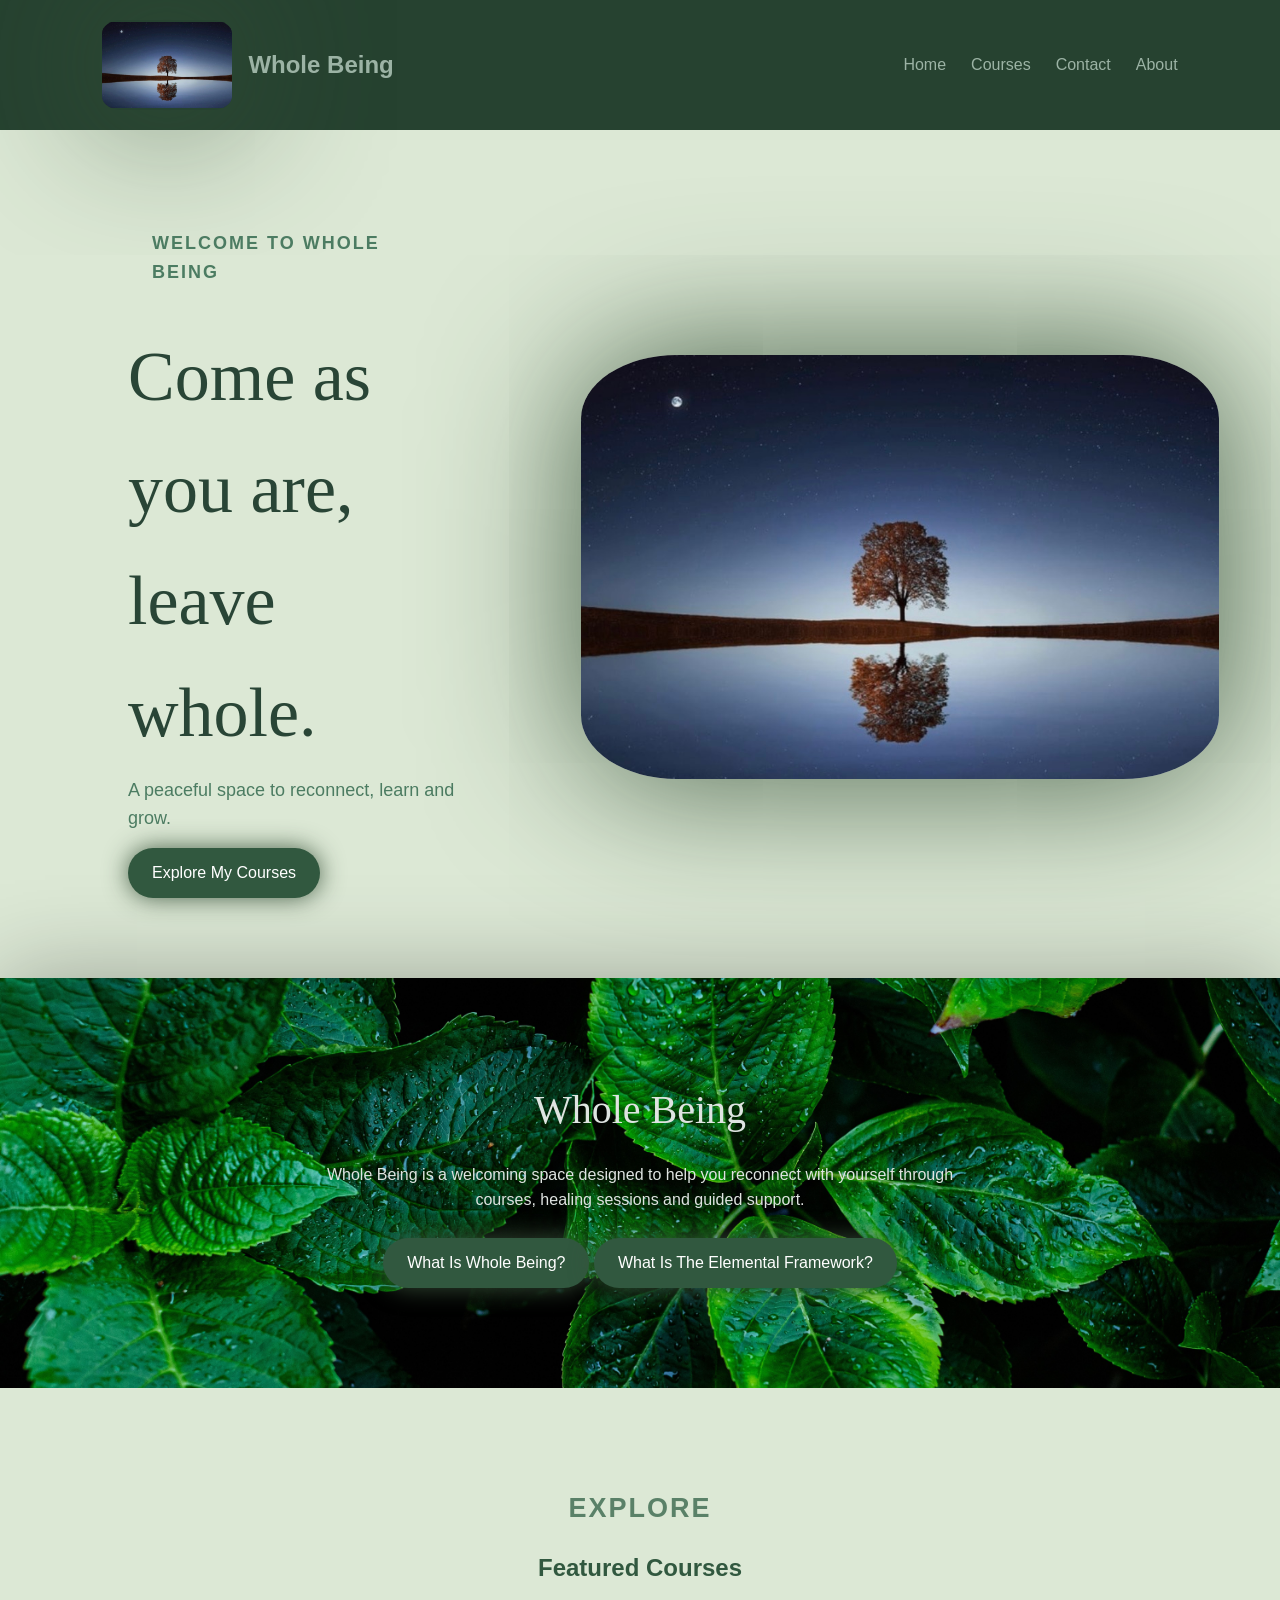
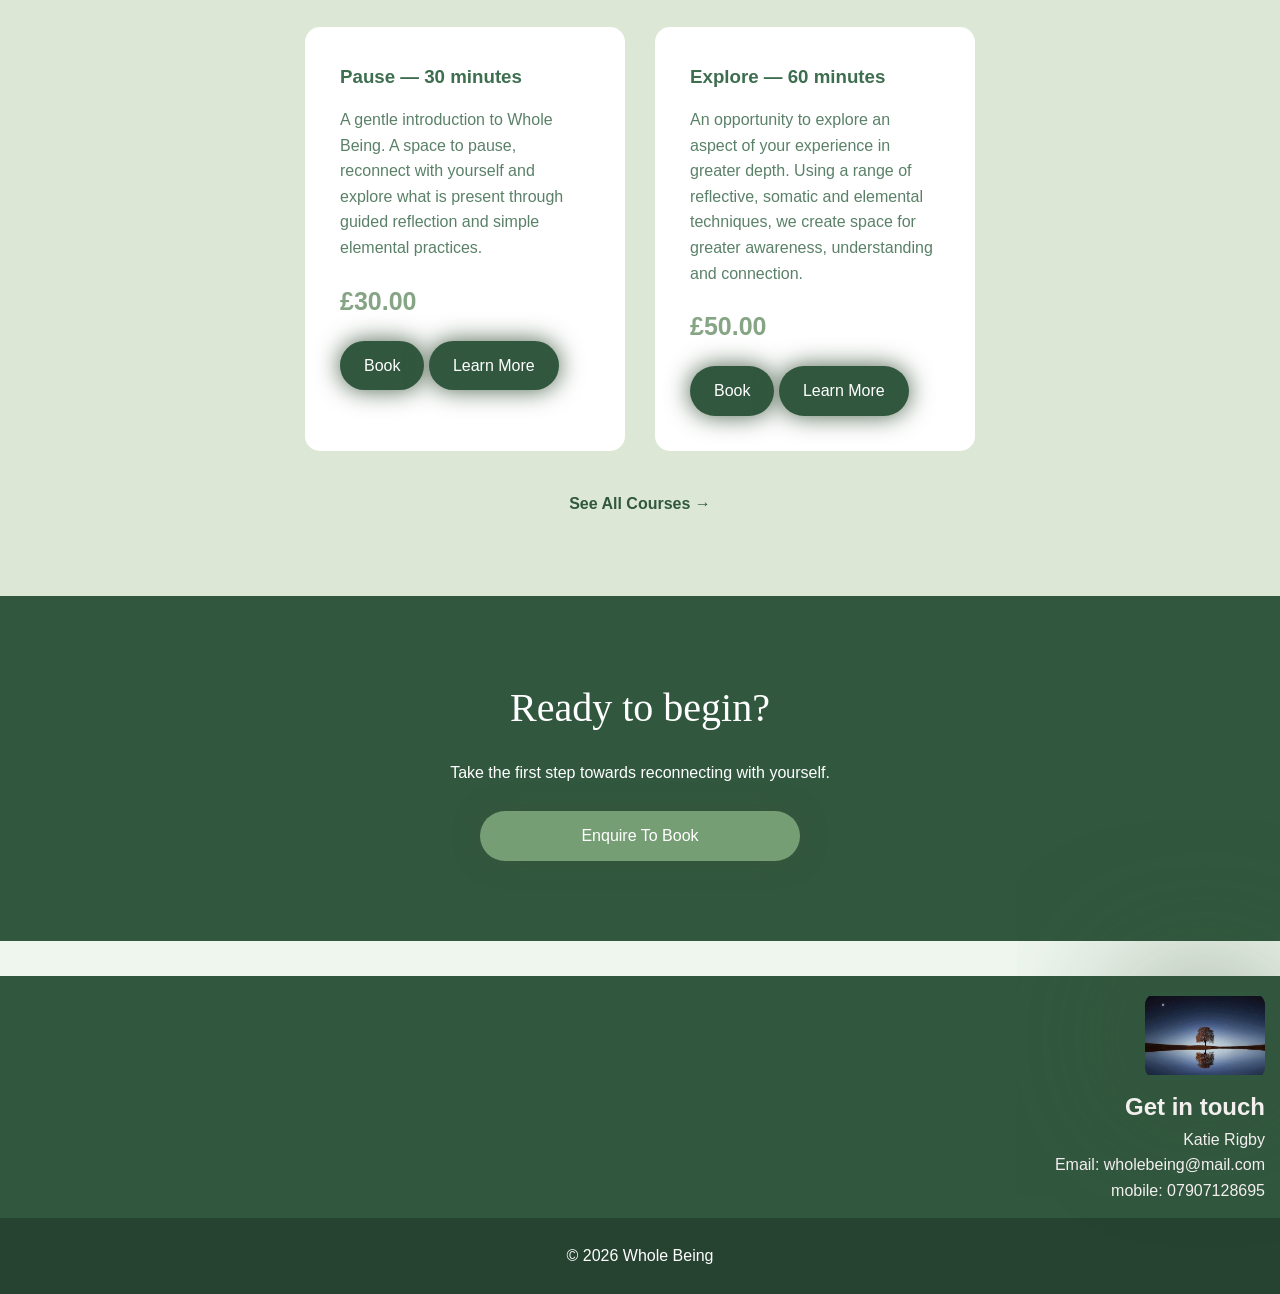
<file: index.html>
<!DOCTYPE html>
<html lang="en">
<head>
    <meta charset="UTF-8">
    <meta name="viewport" content="width=device-width, initial-scale=1.0">

    <title>Home | WHOLE BEING</title>

    <link rel="stylesheet" href="style.css">
</head>

<body>

    <!-- Navigation -->
    <header>
        <nav>
            <div class="brand">
                <img src="icon/tree.png.jpeg" alt="icon">
            <h2> Whole Being</h2>
            </div>

            <div class="nav-links">
                <a href="index.html">Home</a>
                <a href="courses.html">Courses</a>
                <a href="Enquire.html">Contact</a>
                <a href="about.html">About</a>
            </div>
        </nav>
    </header>


    <!-- Hero Section -->
    <section class="hero">
        <div>
            <p class="small-title">WELCOME TO WHOLE BEING</p>

            <h1>Come as you are,<br>leave whole.</h1> 

            <p>
                A peaceful space to reconnect, learn and grow.
            </p>

            <a href="courses.html" class="button">Explore My Courses</a>
        </div>

         <div class="tree">
                <img src="icon/tree.png.jpeg" alt="icon2">
                </div>
    </section>

    <!-- About Section -->
    <section id="about" class="about">
        <h2>Whole Being</h2>

        <p>
            Whole Being is a welcoming space designed to help you
            reconnect with yourself through courses, healing sessions
            and guided support.
        </p>

        <a href="about.html" class="button">What Is Whole Being?</a>
        <a href="Elemental.html" class="button">What Is The Elemental Framework?</a>
    </section>


    <!-- Courses Section -->
    <section id="courses" class="courses">

        <p class="small-title">EXPLORE</p>

        <h2>Featured Courses</h2>

        <div class="course-container">

           <div class="course-card">

                <h3>Pause — 30 minutes</h3>

                <p>
                   A gentle introduction to Whole Being. A space to pause, reconnect with yourself and explore what is present through guided reflection and simple elemental practices.

                <h4>£30.00</h4>

                <a href="Enquire.html" class="button">Book</a>
                <a href="about.html" class="button">Learn More</a>

            </div>


            <!-- Course 2 -->
            <div class="course-card">

                <h3>Explore — 60 minutes</h3>

                <p>
                    An opportunity to explore an aspect of your experience in greater depth. Using a range of reflective, somatic and elemental techniques, we create space for greater awareness, understanding and connection.
                </p>

                <h4>£50.00</h4>

                <a href="Enquire.html" class="button">Book</a>
                <a href="about.html" class="button">Learn More</a>

            </div>


        </div>

        <a href="courses.html" class="see-more">See All Courses →</a>

    </section>


    <!-- Contact Section -->
    <section id="contact" class="contact">

        <h2>Ready to begin?</h2>

        <p>
            Take the first step towards reconnecting with yourself.
        </p>

        <a href="Enquire.html" class="button">Enquire To Book</a>

    </section>

    <section id="contactinfo" class="contactinfo">
         <div class="brand2">
                <img src="icon/tree.png.jpeg" alt="icon">
        <h2>Get in touch</h2>

        <p>
            Katie Rigby
        </p>

        <p>
         Email: wholebeing@mail.com
        </p>

        <p>
         mobile: 07907128695
         </p>

    </section>

    


    <!-- Footer -->
    <footer>
        <p>© 2026 Whole Being</p>
    </footer>

</body>
</html>

</body>
</html>
</file>
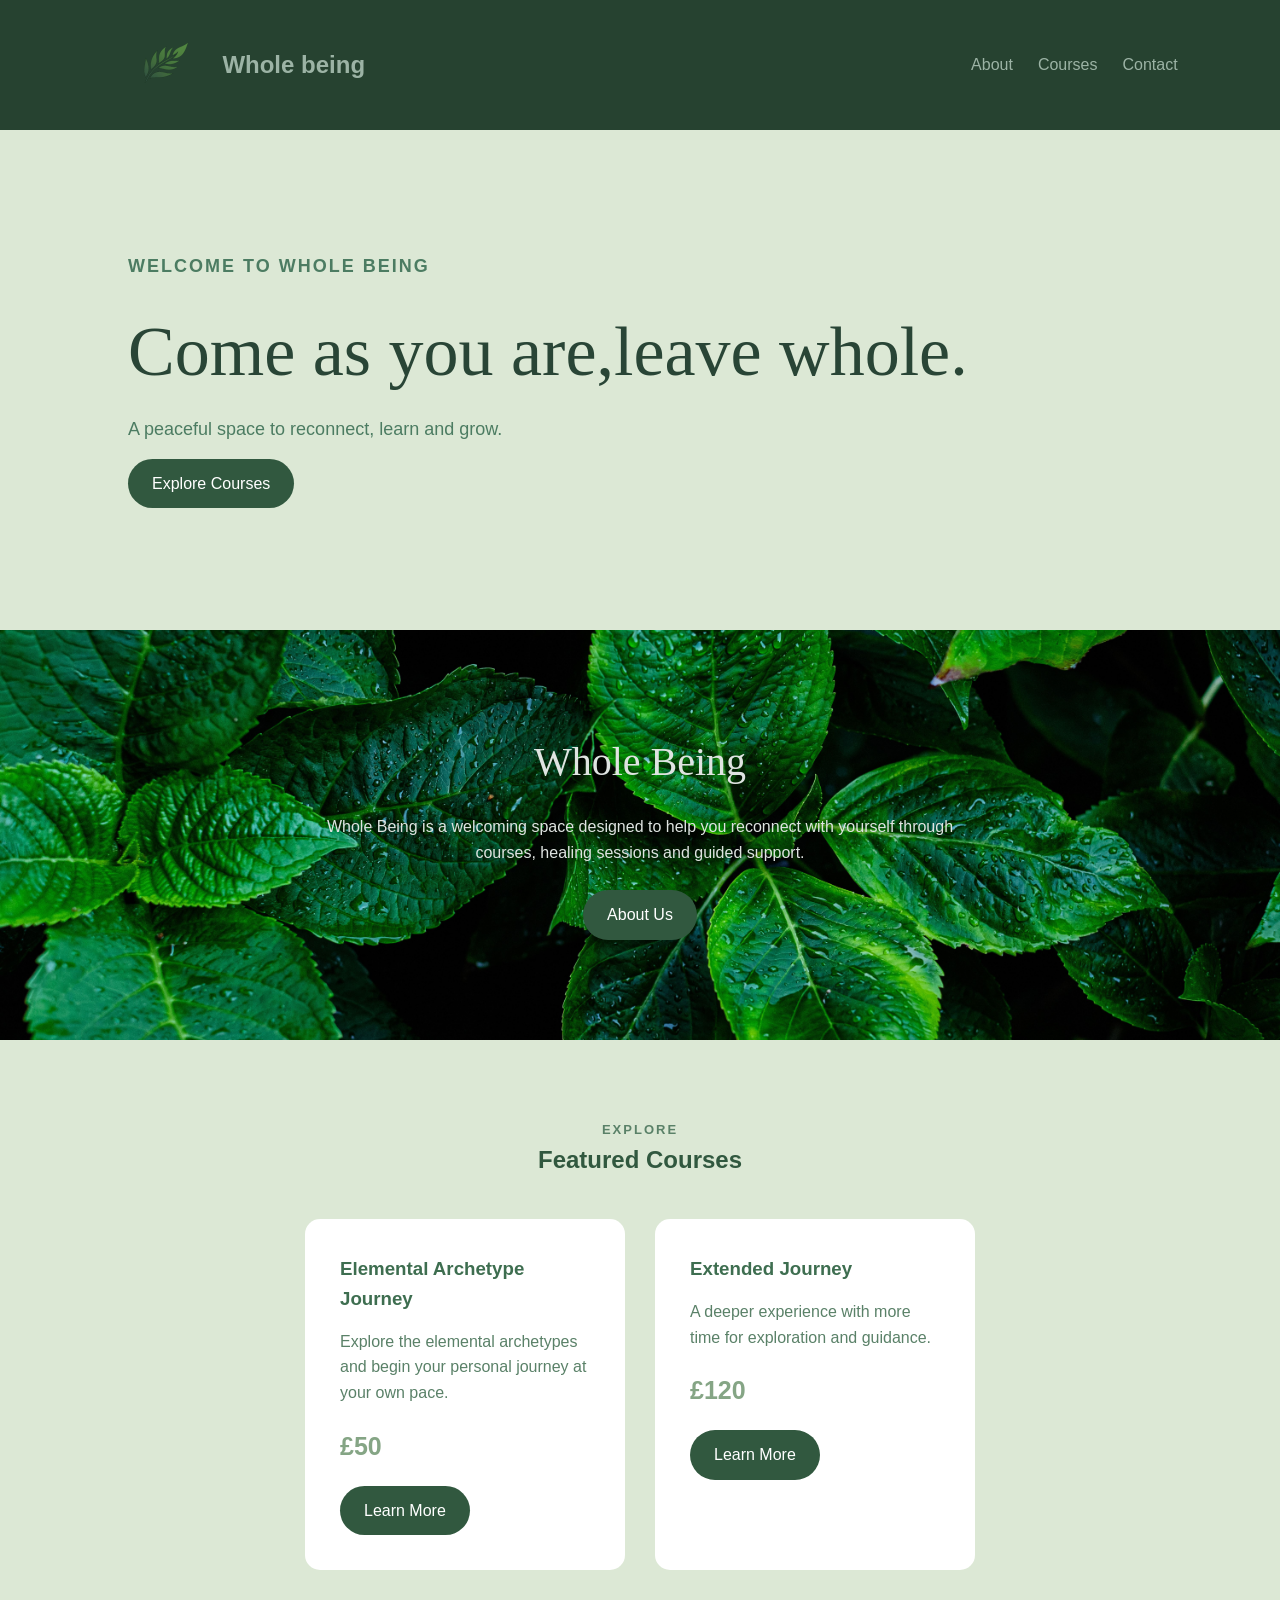
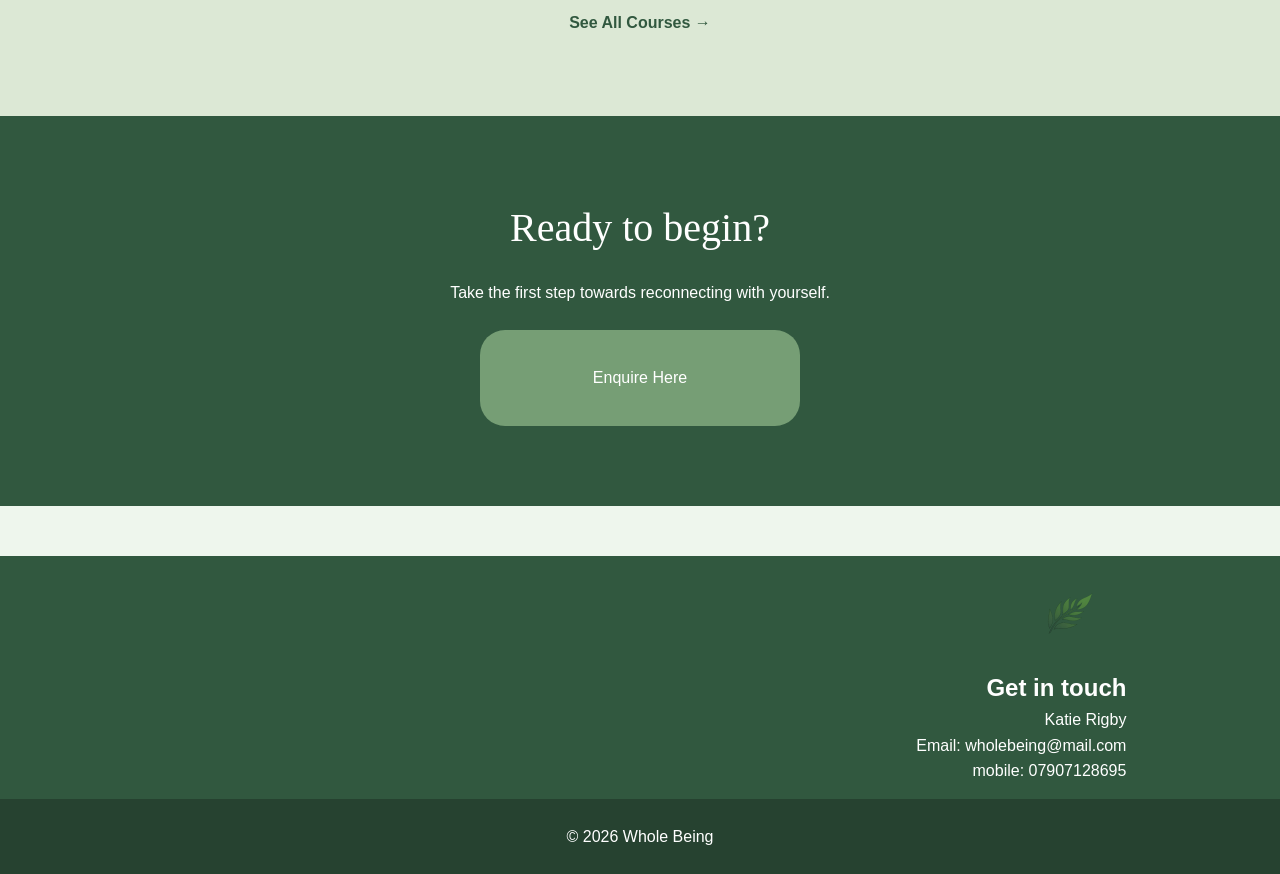
<file: WBWebsite/index.html>
<!DOCTYPE html>
<html lang="en">
<head>
    <meta charset="UTF-8">
    <meta name="viewport" content="width=device-width, initial-scale=1.0">

    <title>WHOLE BEING</title>

    <link rel="stylesheet" href="style.css">
</head>

<body>

    <!-- Navigation -->
    <header>
        <nav>
            <div class="brand">
                <img src="icon/leaf icon.png" alt="icon">
            <h2> Whole being</h2>
            </div>

            <div class="nav-links">
                <a href="#about">About</a>
                <a href="#courses">Courses</a>
                <a href="#contact">Contact</a>
            </div>
        </nav>
    </header>


    <!-- Hero Section -->
    <section class="hero">
        <div>
            <p class="small-title">WELCOME TO WHOLE BEING</p>

            <h1>Come as you are,leave whole.</h1>

            <p>
                A peaceful space to reconnect, learn and grow.
            </p>

            <a href="#courses" class="button">Explore Courses</a>
        </div>
    </section>


    <!-- About Section -->
    <section id="about" class="about">
        <h2>Whole Being</h2>

        <p>
            Whole Being is a welcoming space designed to help you
            reconnect with yourself through courses, healing sessions
            and guided support.
        </p>

        <a href="#courses" class="button">About Us</a>
    </section>


    <!-- Courses Section -->
    <section id="courses" class="courses">

        <p class="small-title">EXPLORE</p>

        <h2>Featured Courses</h2>

        <div class="course-container">

            <div class="course-card">
                <h3>Elemental Archetype Journey</h3>

                <p>
                    Explore the elemental archetypes and begin
                    your personal journey at your own pace.
                </p>

                <h4>£50</h4>

                <a href="#" class="button">Learn More</a>
            </div>


            <div class="course-card">
                <h3>Extended Journey</h3>

                <p>
                    A deeper experience with more time for
                    exploration and guidance.
                </p>

                <h4>£120</h4>

                <a href="#" class="button">Learn More</a>
            </div>

        </div>

        <a href="#" class="see-more">See All Courses →</a>

    </section>


    <!-- Contact Section -->
    <section id="contact" class="contact">

        <h2>Ready to begin?</h2>

        <p>
            Take the first step towards reconnecting with yourself.
        </p>

        <a href="#" class="button">Enquire Here</a>

    </section>

    <section id="contactinfo" class="contactinfo">
         <div class="brand2">
                <img src="icon/leaf icon.png" alt="icon">
        <h2>Get in touch</h2>

        <p>
            Katie Rigby
        </p>

        <p>
         Email: wholebeing@mail.com
        </p>

        <p>
         mobile: 07907128695
         </p>

    </section>

    


    <!-- Footer -->
    <footer>
        <p>© 2026 Whole Being</p>
    </footer>

</body>
</html>
</file>
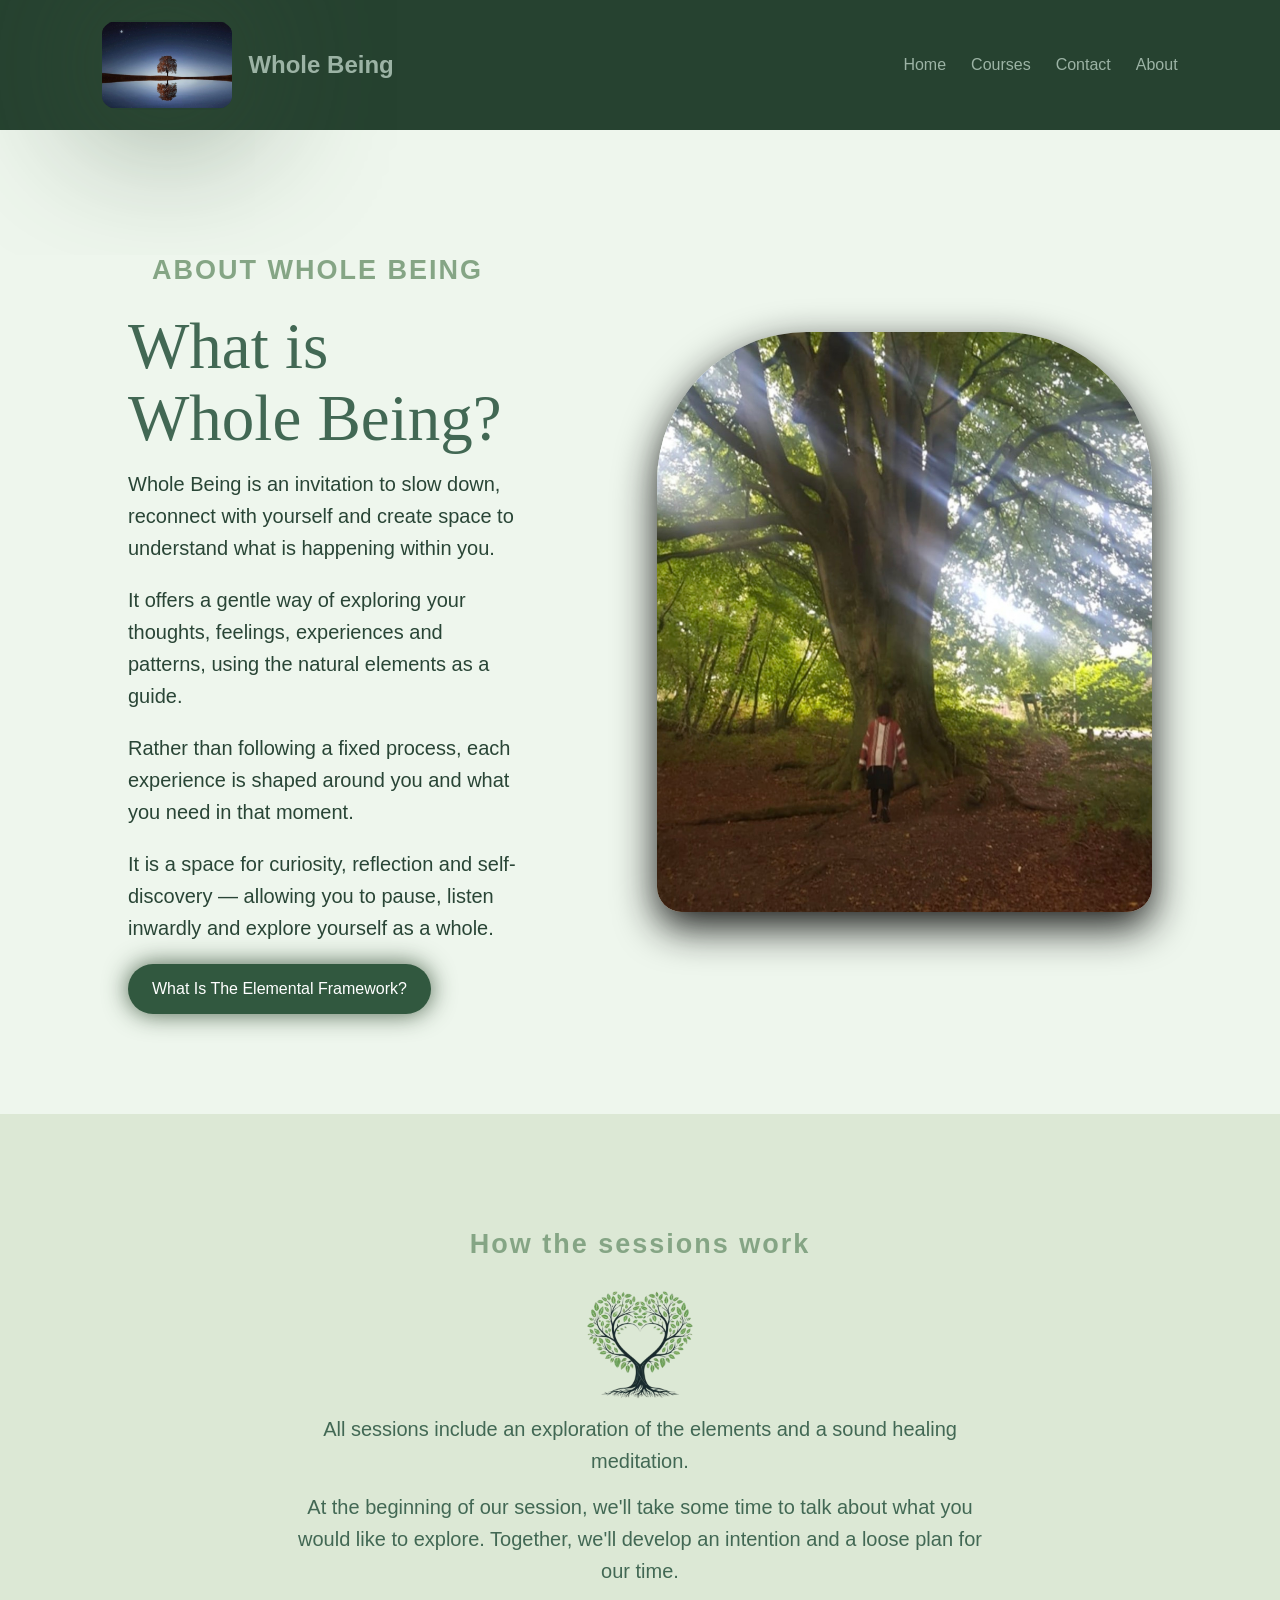
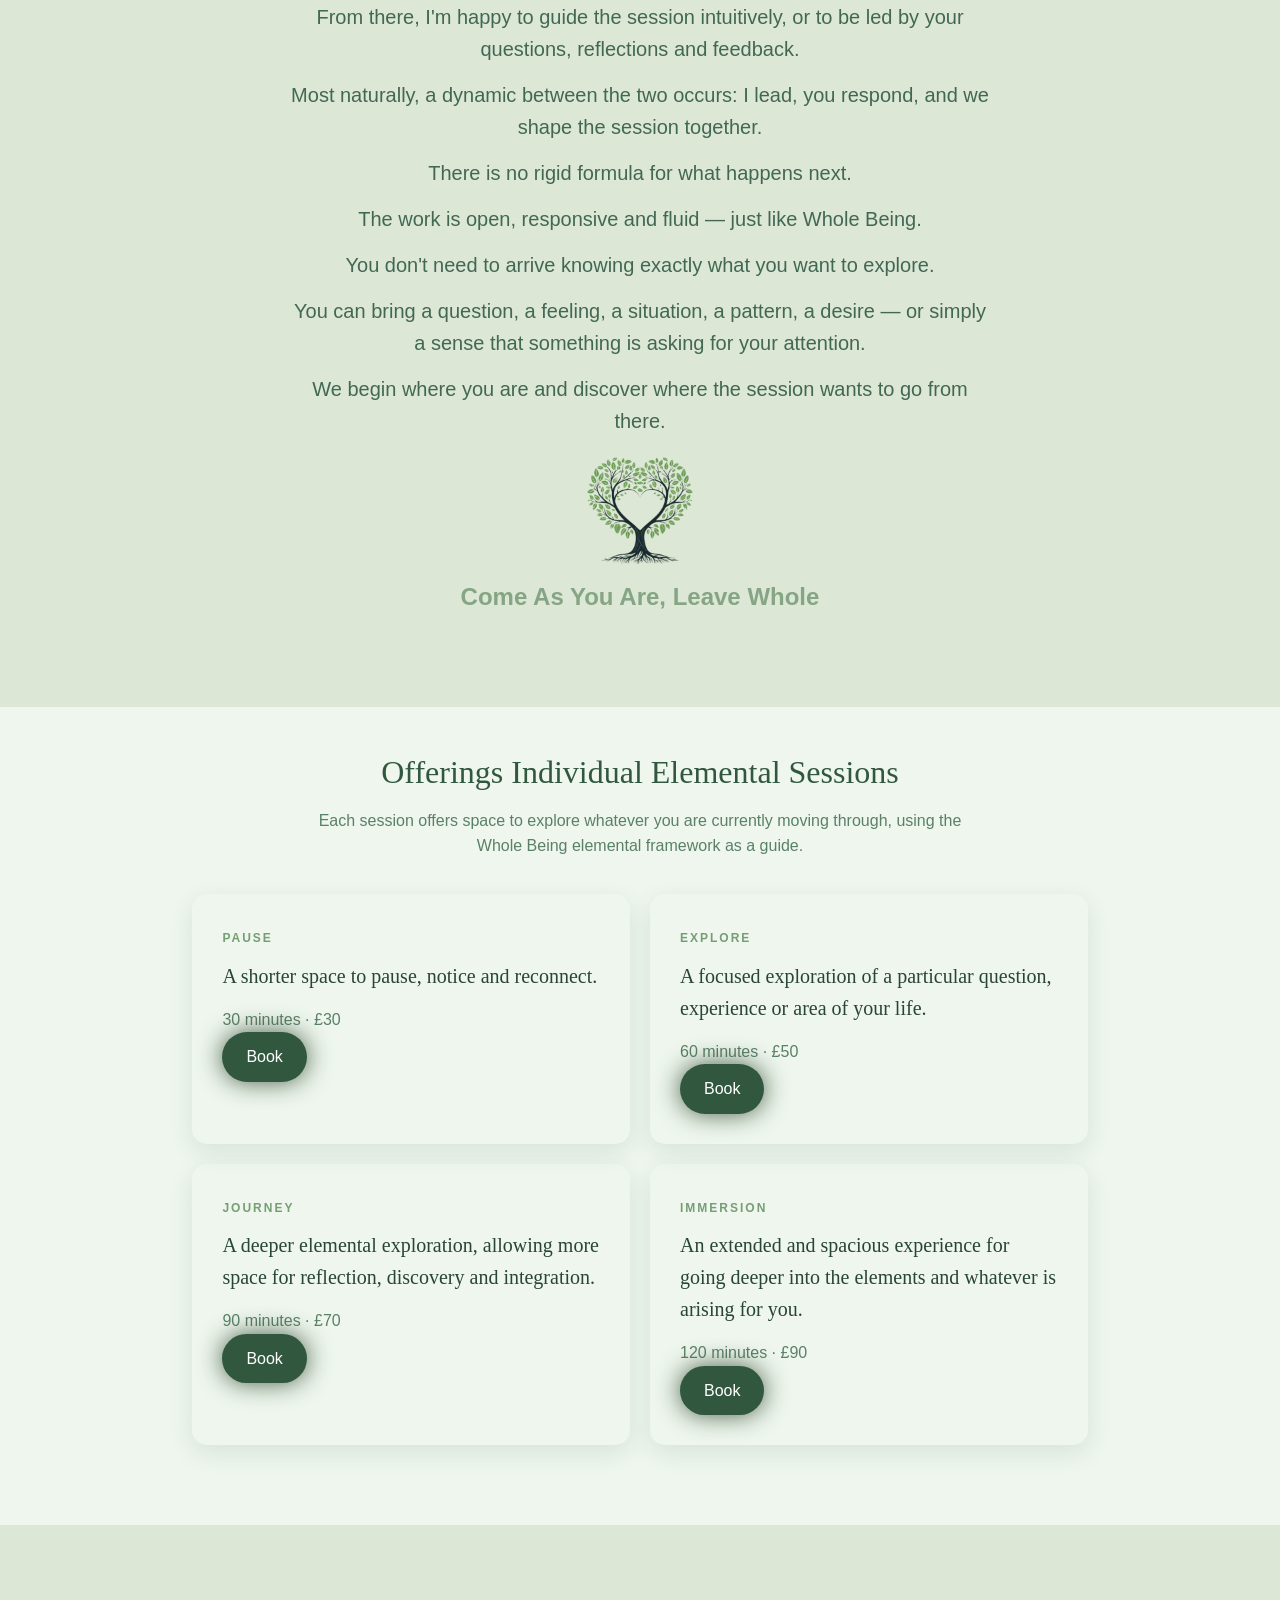
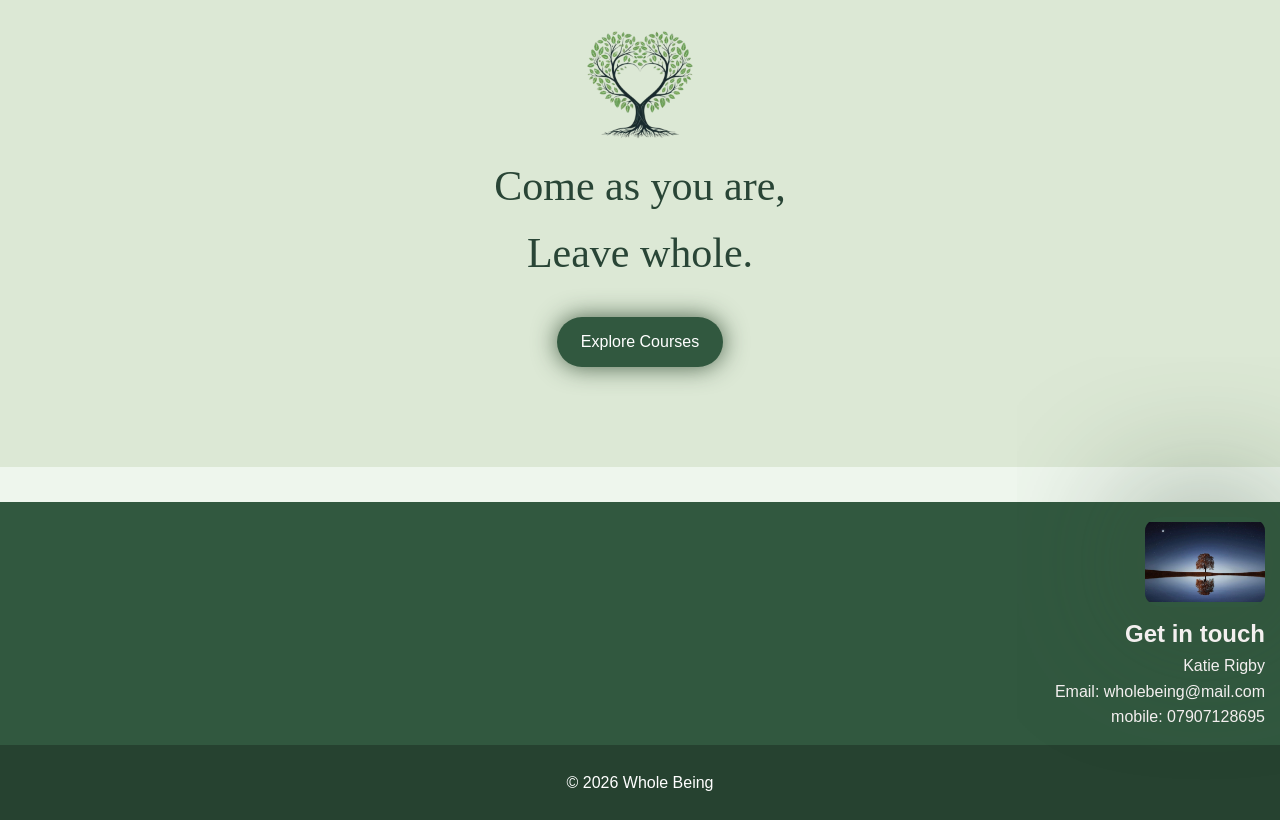
<file: about.html>
<!DOCTYPE html>
<html lang="en">
<head>
    <meta charset="UTF-8">
    <meta name="viewport" content="width=device-width, initial-scale=1.0">

    <title>What Is Whole Being? | WHOLE BEING</title>

    <link rel="stylesheet" href="style.css">
</head>

<body>

    <!-- Navigation -->
    <header>
        <nav>

            <div class="brand">
                <img src="icon/tree.png.jpeg" alt="Whole Being icon">
                <h2>Whole Being</h2>
            </div>

            <div class="nav-links">
                <a href="index.html">Home</a>
                <a href="courses.html">Courses</a>
                <a href="Enquire.html">Contact</a>
                <a href="about.html">About</a>
            </div>

        </nav>
    </header>


    <!-- What is Whole Being -->
    <section class="what-is">

        <div class="what-is-content">

            <div class="what-is-text">

                <p class="small-title">ABOUT WHOLE BEING</p>

                <h1>What is<br>Whole Being?</h1>

                <p>
                    Whole Being is an invitation to slow down,
                     reconnect with yourself
                      and create space to understand what is happening within you.
                </p>

                <p>
                    It offers a gentle way of exploring your thoughts,
                     feelings, experiences and patterns,
                      using the natural elements as a guide.
                </p>

                <p>
                    Rather than following a fixed process,
                     each experience is shaped around you and what you need in that moment.
                </p>

                <p>
                    It is a space for curiosity,
                     reflection and self-discovery — allowing you to pause,
                      listen inwardly and explore yourself as a whole.
                </p>
                <a href="Elemental.html" class="button">What Is The Elemental Framework?</a>
            </div>


            <!-- Picture -->
            <div class="what-is-image">

                <img src="img/modelWB.png.jpeg"
                     alt="Whole Being">

            </div>

        </div>

    </section>


    <!-- Elemental Framework -->
    <section class="framework-intro">

        <p class="small-title">How the sessions work</p>
        <div class="heart">
                <img src="icon/heart.png" alt="heart">

        <p>
            All sessions include an exploration of
            the elements and a sound healing meditation.
        </p>

        <p>
            At the beginning of our session, we'll take some time to talk about what you would like to explore.
             Together, we'll develop an intention and a loose plan for our time.
        </p>

        <p>
            From there, I'm happy to guide the session intuitively,
             or to be led by your questions,
              reflections and feedback.
        </p>

        <p>
            Most naturally, a dynamic between the two occurs: 
            I lead, you respond, and we shape the session together.
        </p>

        <p>
            There is no rigid formula for what happens next.
        </p>

        <p>
            The work is open, responsive and fluid — just like Whole Being.
        </p>

        <p>
            You don't need to arrive knowing exactly what you want to explore.
        </p>

        <p>
            You can bring a question, a feeling,
             a situation, a pattern,
              a desire — or simply a sense that something is asking for your attention.
        </p>

        <p>
            We begin where you are and discover where the session wants to go from there.
        </p>
        <div class="heart">
                <img src="icon/heart.png" alt="heart">
        <h1>
            Come As You Are, Leave Whole
        </h1>

    </section>


  


    <!-- Inner Arc -->
    <section class="framework-group">
        
        <h3>Offerings Individual Elemental Sessions</h3>

        <p class="group-description">
            Each session offers space to explore whatever you are currently moving through,
             using the Whole Being elemental framework as a guide.
        </p>

        <div class="element-grid">

            <div class="element-card">
                <span>PAUSE</span>
                <h4>A shorter space to pause,
                     notice and reconnect.</h4>
                <p>
                    30 minutes · £30
                </p>

                <a href="Enquire.html" class="button">Book</a>
            </div>

            <div class="element-card">
                <span>EXPLORE</span>
                <h4>A focused exploration of a particular question,
                     experience or area of your life.</h4>
                <p>
                    60 minutes · £50
                </p>

                <a href="Enquire.html" class="button">Book</a>
            </div>

            <div class="element-card">
                <span>JOURNEY</span>
                <h4>A deeper elemental exploration,
                     allowing more space for reflection,
                      discovery and integration.</h4>
                <p>
                    90 minutes · £70
                </p>

                <a href="Enquire.html" class="button">Book</a>
            </div>

            <div class="element-card">
                <span>IMMERSION</span>
                <h4>An extended and spacious experience
                     for going deeper into the elements
                      and whatever is arising for you.</h4>
                <p>
                    120 minutes · £90
                </p>

                <a href="Enquire.html" class="button">Book</a>
            </div>
            
        </div>

    </section>


    <!-- Back to Home -->
    <section class="about-end">
<div class="heart">
                <img src="icon/heart.png" alt="heart">
        <h2>Come as you are,<br>Leave whole.</h2>  

        <a href="courses.html" class="button">
            Explore Courses
        </a>

    </section>

    <section id="contactinfo" class="contactinfo">
         <div class="brand2">
                <img src="icon/tree.png.jpeg" alt="icon">
        <h2>Get in touch</h2>

        <p>
            Katie Rigby
        </p>

        <p>
         Email: wholebeing@mail.com
        </p>

        <p>
         mobile: 07907128695
         </p>

    </section>

    <!-- Footer -->
    <footer>
        <p>© 2026 Whole Being</p>
    </footer>

</body>
</html>
</file>
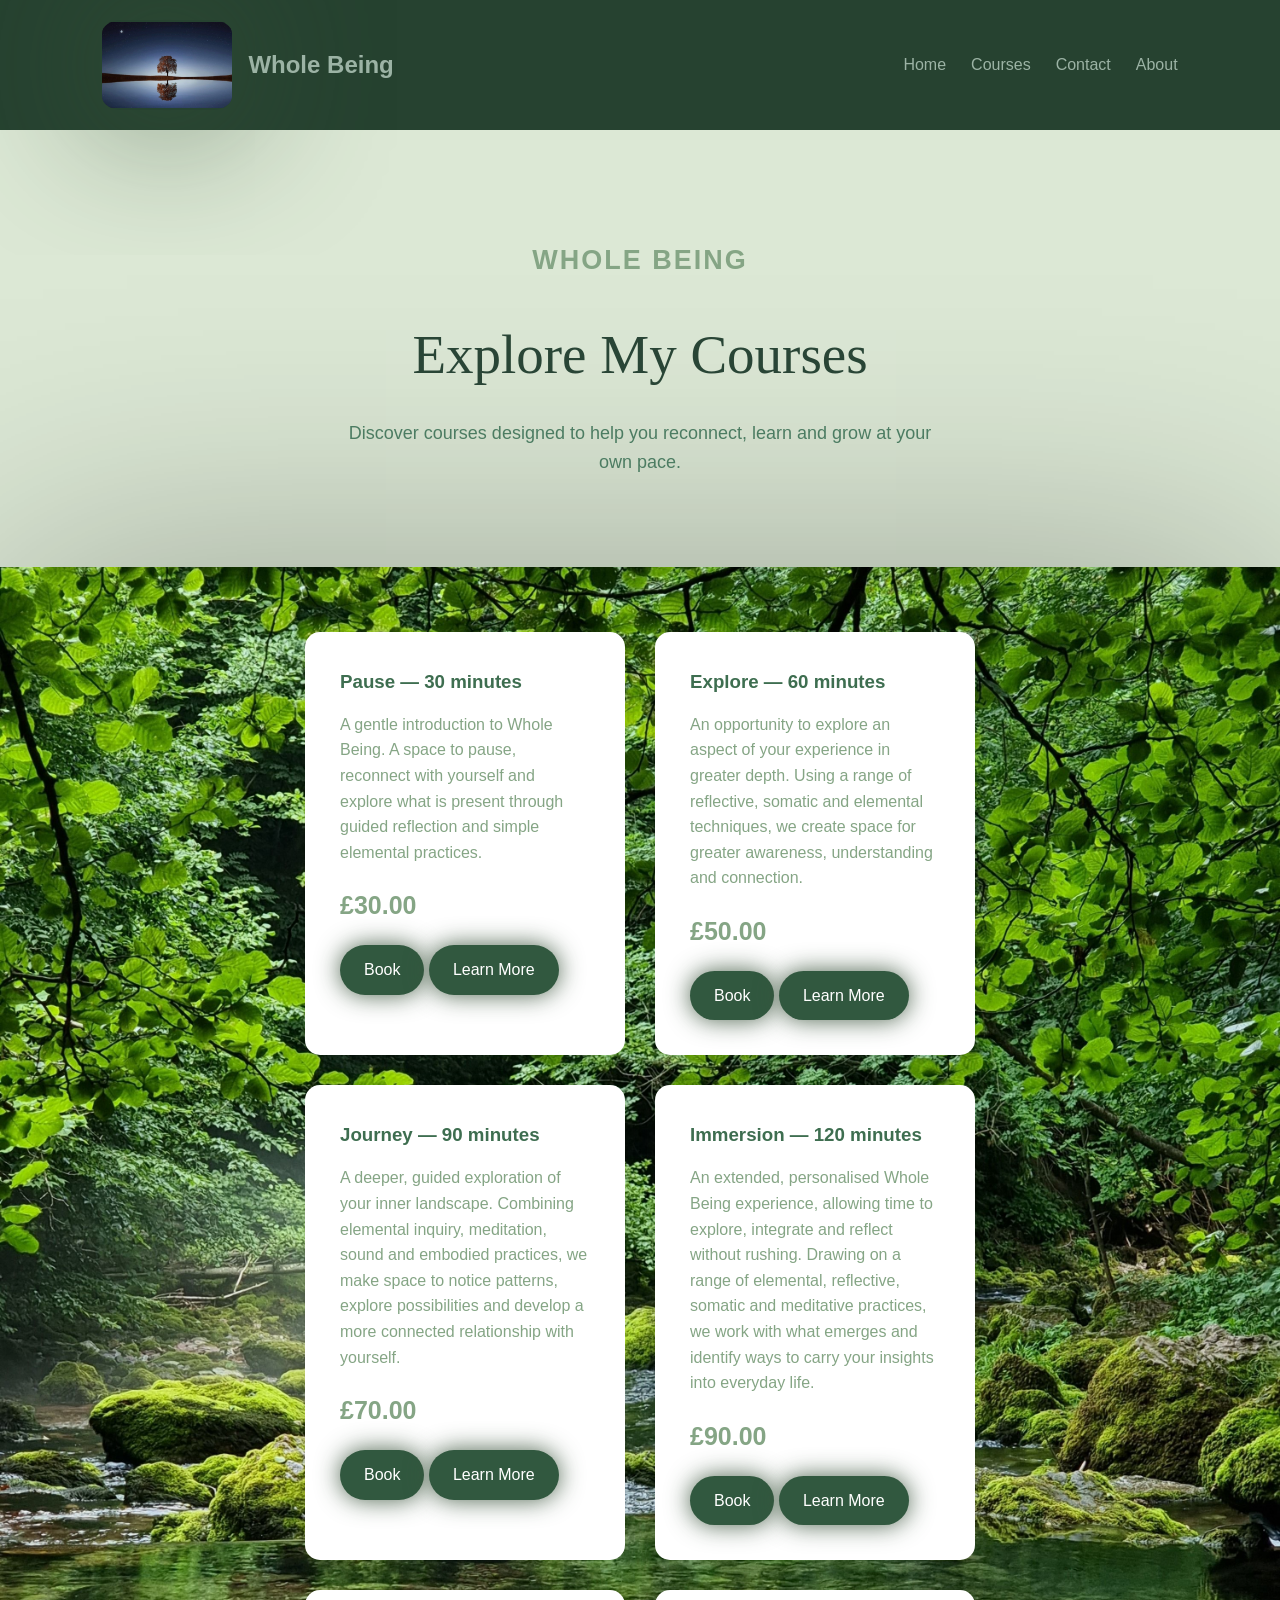
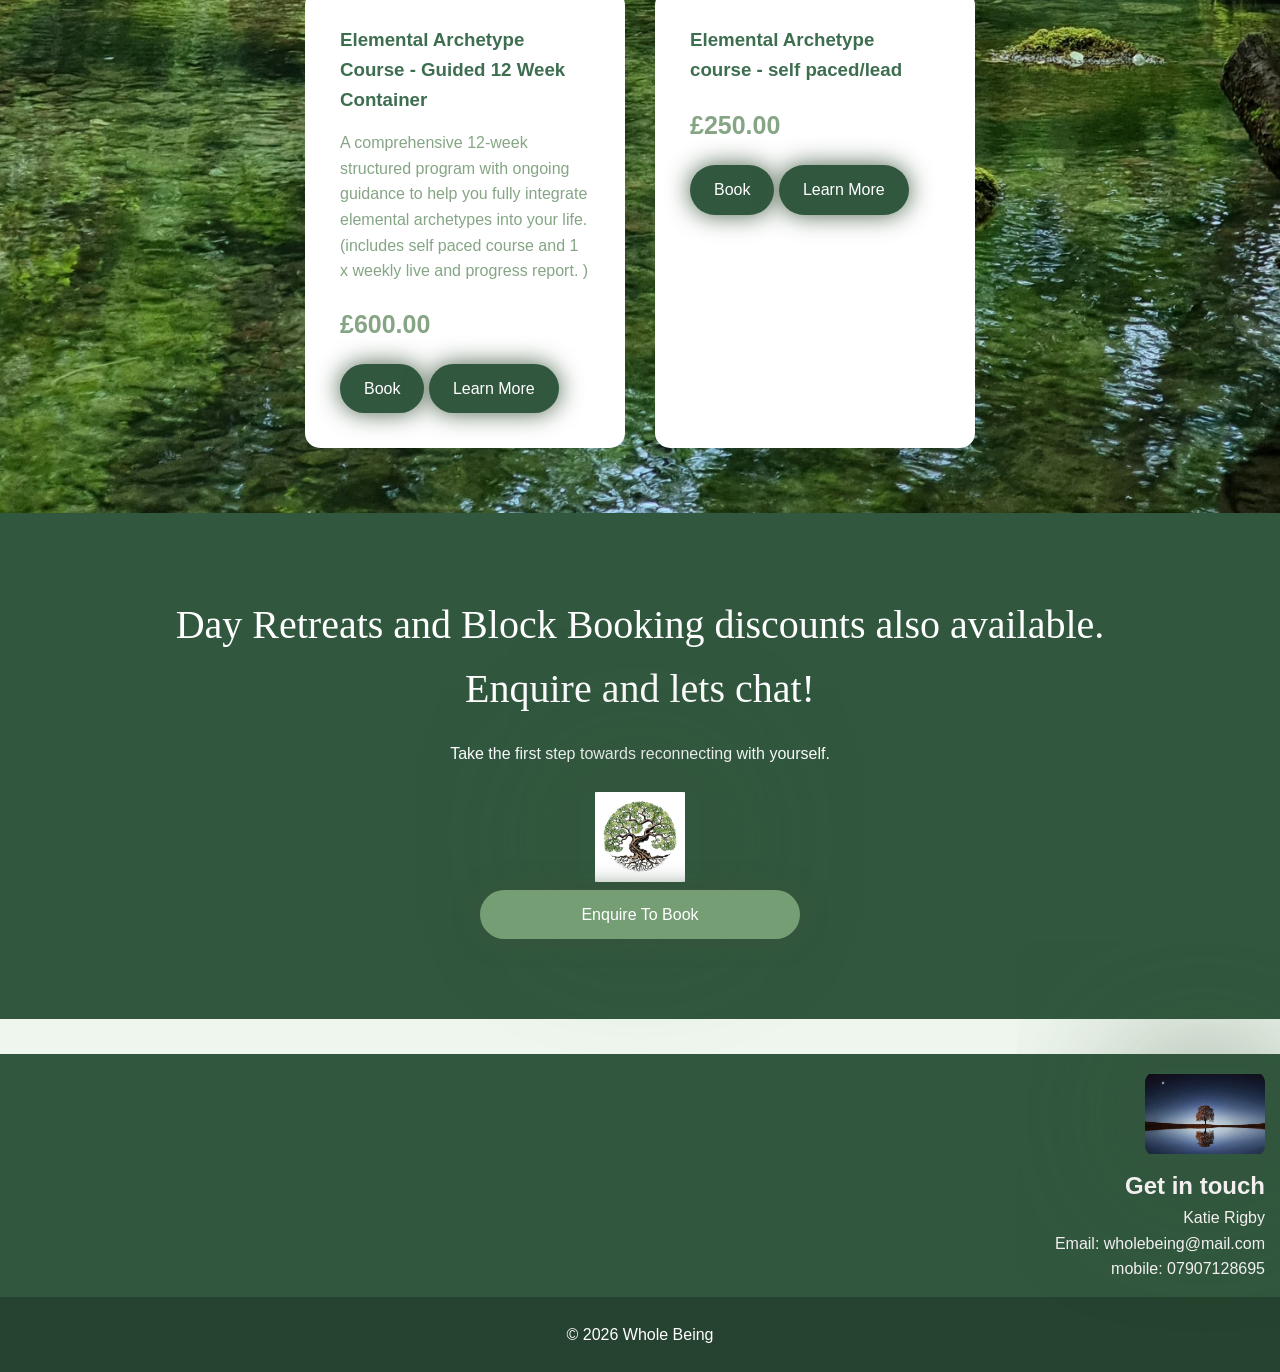
<file: courses.html>
<!DOCTYPE html>
<html lang="en">
<head>
    <meta charset="UTF-8">
    <meta name="viewport" content="width=device-width, initial-scale=1.0">

    <title>Courses | WHOLE BEING</title>

    <link rel="stylesheet" href="style.css">
</head>

<body>

    <!-- Navigation -->
    <header>
        <nav>

            <div class="brand">
                <img src="icon/tree.png.jpeg" alt="Whole Being icon">
                <h2>Whole Being</h2>
            </div>

            <div class="nav-links">
                <a href="index.html">Home</a>
                <a href="courses.html">Courses</a>
                <a href="Enquire.html">Contact</a>
                <a href="about.html">About</a>
            </div>

        </nav>
    </header>


    
    <section class="courses-page-header">

        <p class="small-title">WHOLE BEING</p>

        <h1>Explore My Courses</h1>

        <p>
            Discover courses designed to help you reconnect,
            learn and grow at your own pace.
        </p>

    </section>


    <!-- All Courses -->
    <section class="all-courses">

       


        <div class="course-container">

            <!-- Course 1 -->
            <div class="course-card">

                <h3>Pause — 30 minutes</h3>

                <p>
                   A gentle introduction to Whole Being. A space to pause, reconnect with yourself and explore what is present through guided reflection and simple elemental practices.

                <h4>£30.00</h4>

                <a href="Enquire.html" class="button">Book</a>
                <a href="about.html" class="button">Learn More</a>

            </div>


            <!-- Course 2 -->
            <div class="course-card">

                <h3>Explore — 60 minutes</h3>

                <p>
                    An opportunity to explore an aspect of your experience in greater depth. Using a range of reflective, somatic and elemental techniques, we create space for greater awareness, understanding and connection.
                </p>

                <h4>£50.00</h4>

                <a href="Enquire.html" class="button">Book</a>
                <a href="about.html" class="button">Learn More</a>

            </div>


            <!-- Course 3 -->
            <div class="course-card">

                <h3>Journey — 90 minutes </h3>

                <p>
                   A deeper, guided exploration of your inner landscape. Combining elemental inquiry, meditation, sound and embodied practices, we make space to notice patterns, explore possibilities and develop a more connected relationship with yourself.
                </p>

                <h4>£70.00</h4>

                <a href="Enquire.html" class="button">Book</a>
                <a href="about.html" class="button">Learn More</a>

            </div>


            <!-- Course 4 -->
            <div class="course-card">

                <h3>Immersion — 120 minutes</h3>

                <p>
                    An extended, personalised Whole Being experience, allowing time to explore, integrate and reflect without rushing. Drawing on a range of elemental, reflective, somatic and meditative practices, we work with what emerges and identify ways to carry your insights into everyday life.
                </p>

                <h4>£90.00</h4>

                <a href="Enquire.html" class="button">Book</a>
                <a href="about.html" class="button">Learn More</a>

            </div>

            <!-- Course 5 -->
            <div class="course-card">

                <h3>Elemental Archetype Course - Guided 12 Week Container</h3>

                <p>
                   A comprehensive 12-week structured program with ongoing guidance to help you fully integrate elemental archetypes into your life.
                   (includes self paced course and 1 x weekly live and progress report. )
                </p>

                <h4>£600.00</h4>

                <a href="Enquire.html" class="button">Book</a>
                <a href="about.html" class="button">Learn More</a>

            </div>

             <div class="course-card">

                <h3>Elemental Archetype course - self paced/lead</h3>

            

                <h4>£250.00</h4>

                <a href="Enquire.html" class="button">Book</a>
                <a href="about.html" class="button">Learn More</a>

            </div>


          


        </div>

    </section>


    <!-- Contact -->
    <section id="contact" class="contact">



        <h2>Day Retreats and Block Booking discounts also available. 
Enquire and lets chat!</h2>

        <p>
            Take the first step towards reconnecting with yourself.
        </p>
        <div class="brand2">
                <img src="icon/logo.png" alt="icon">
                </div>

        <a href="Enquire.html" class="button">
            Enquire To Book
        </a>

    </section>
    <section id="contactinfo" class="contactinfo">
         <div class="brand2">
                <img src="icon/tree.png.jpeg" alt="icon">
        <h2>Get in touch</h2>

        <p>
            Katie Rigby
        </p>

        <p>
         Email: wholebeing@mail.com
        </p>

        <p>
         mobile: 07907128695
         </p>

    </section>

    <!-- Footer -->
    <footer>
        <p>© 2026 Whole Being</p>
    </footer>

</body>
</html>
</file>
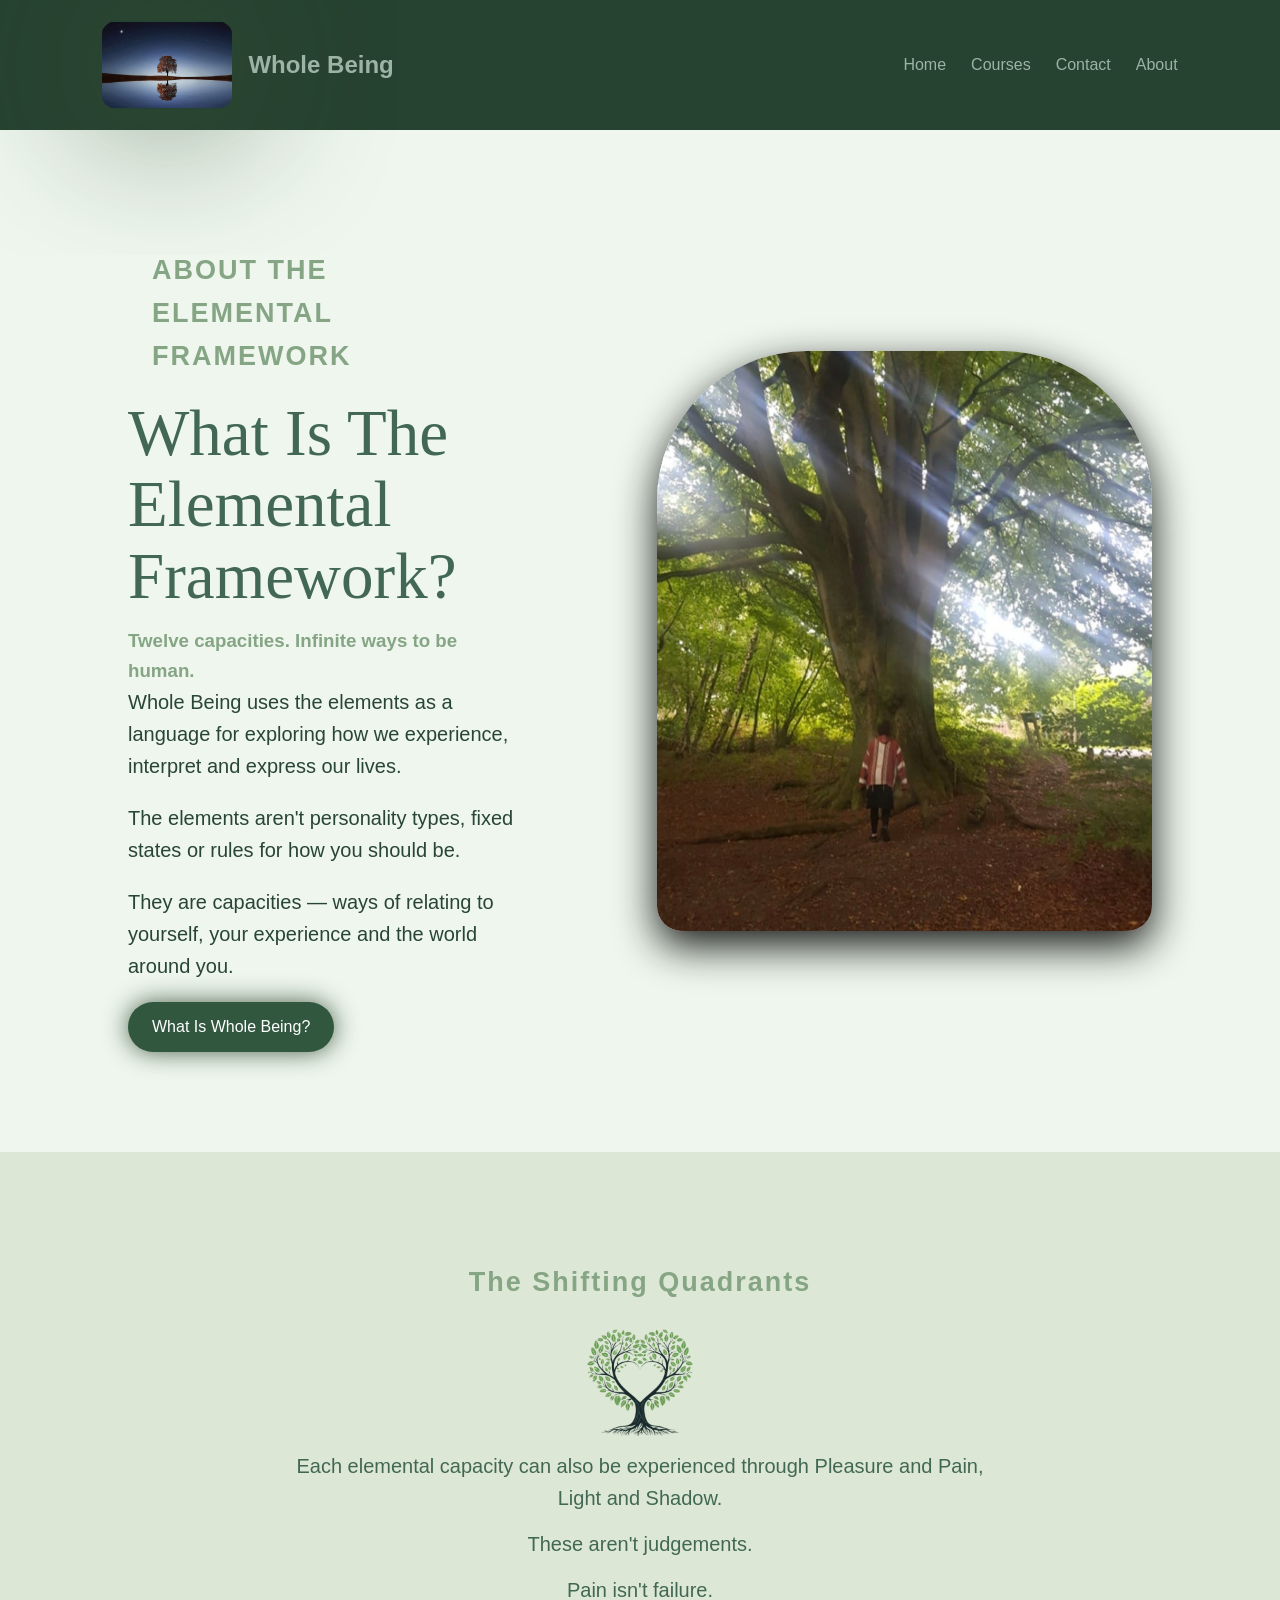
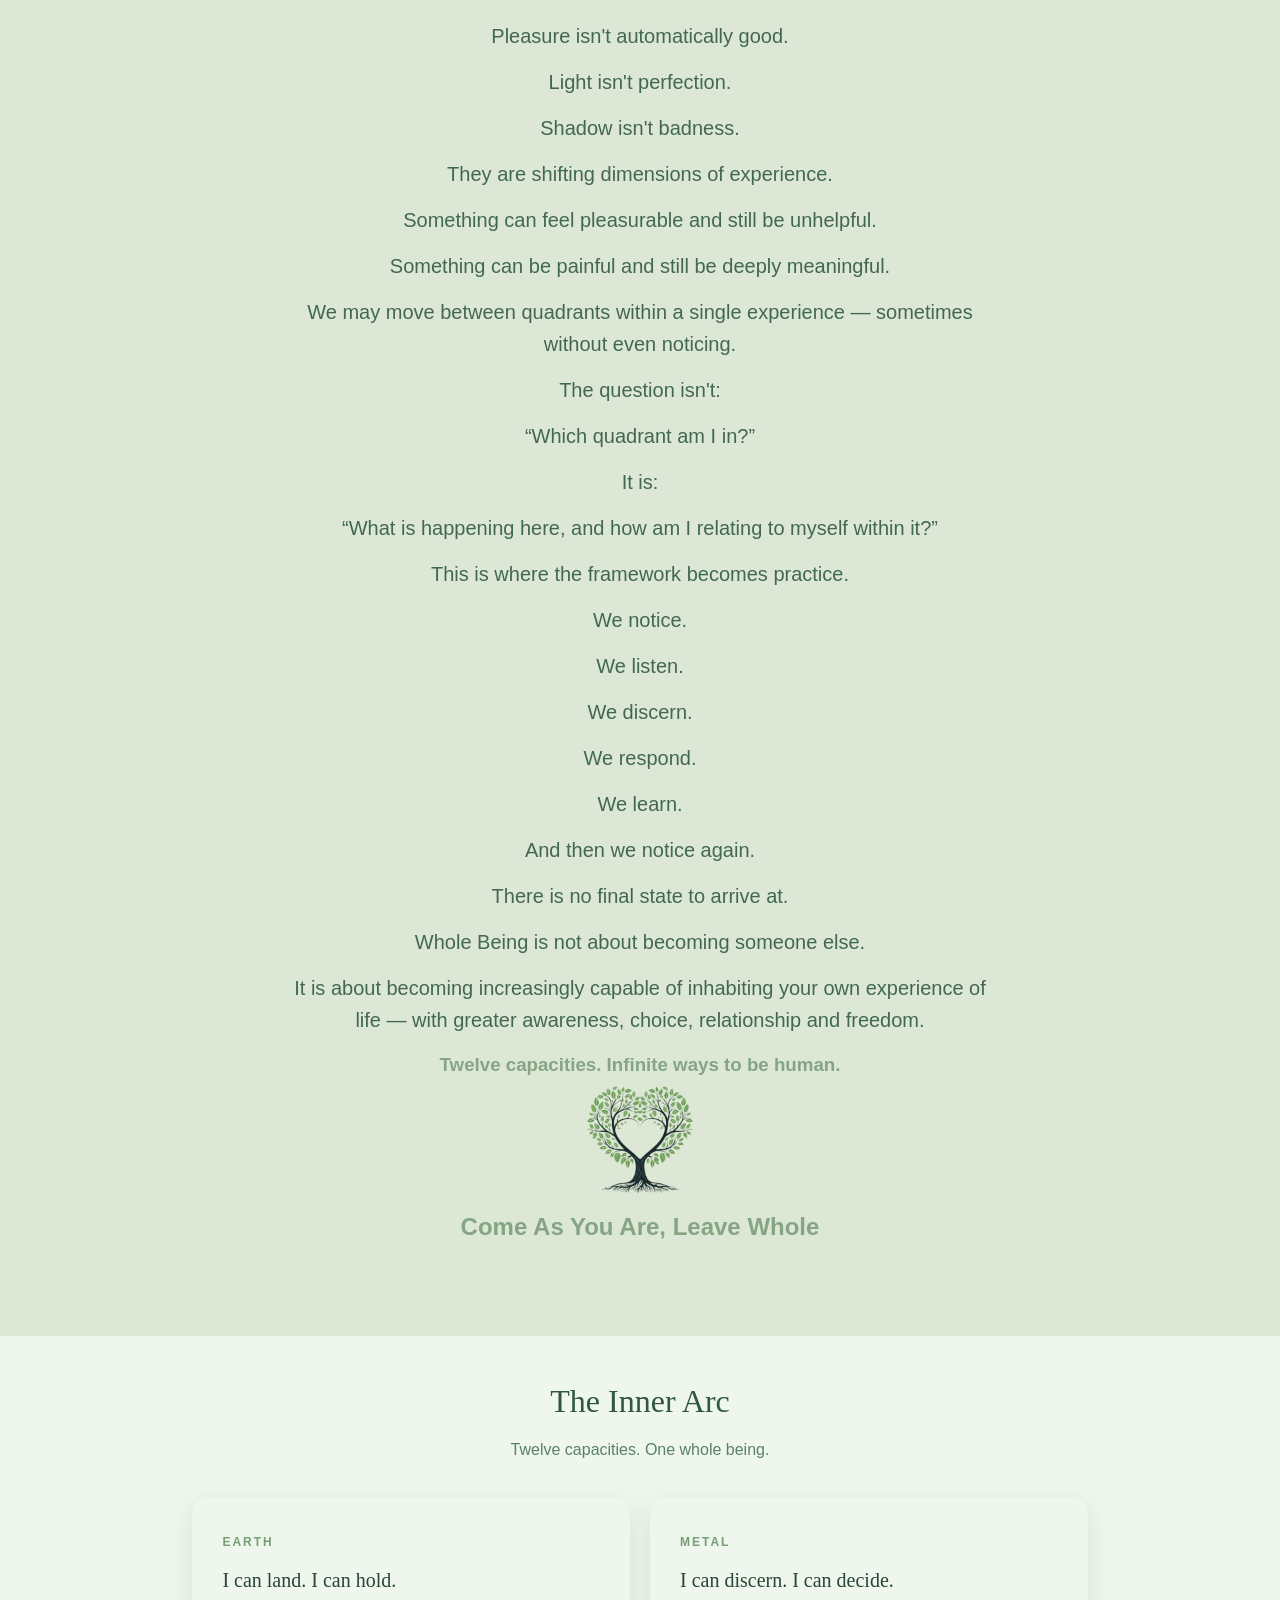
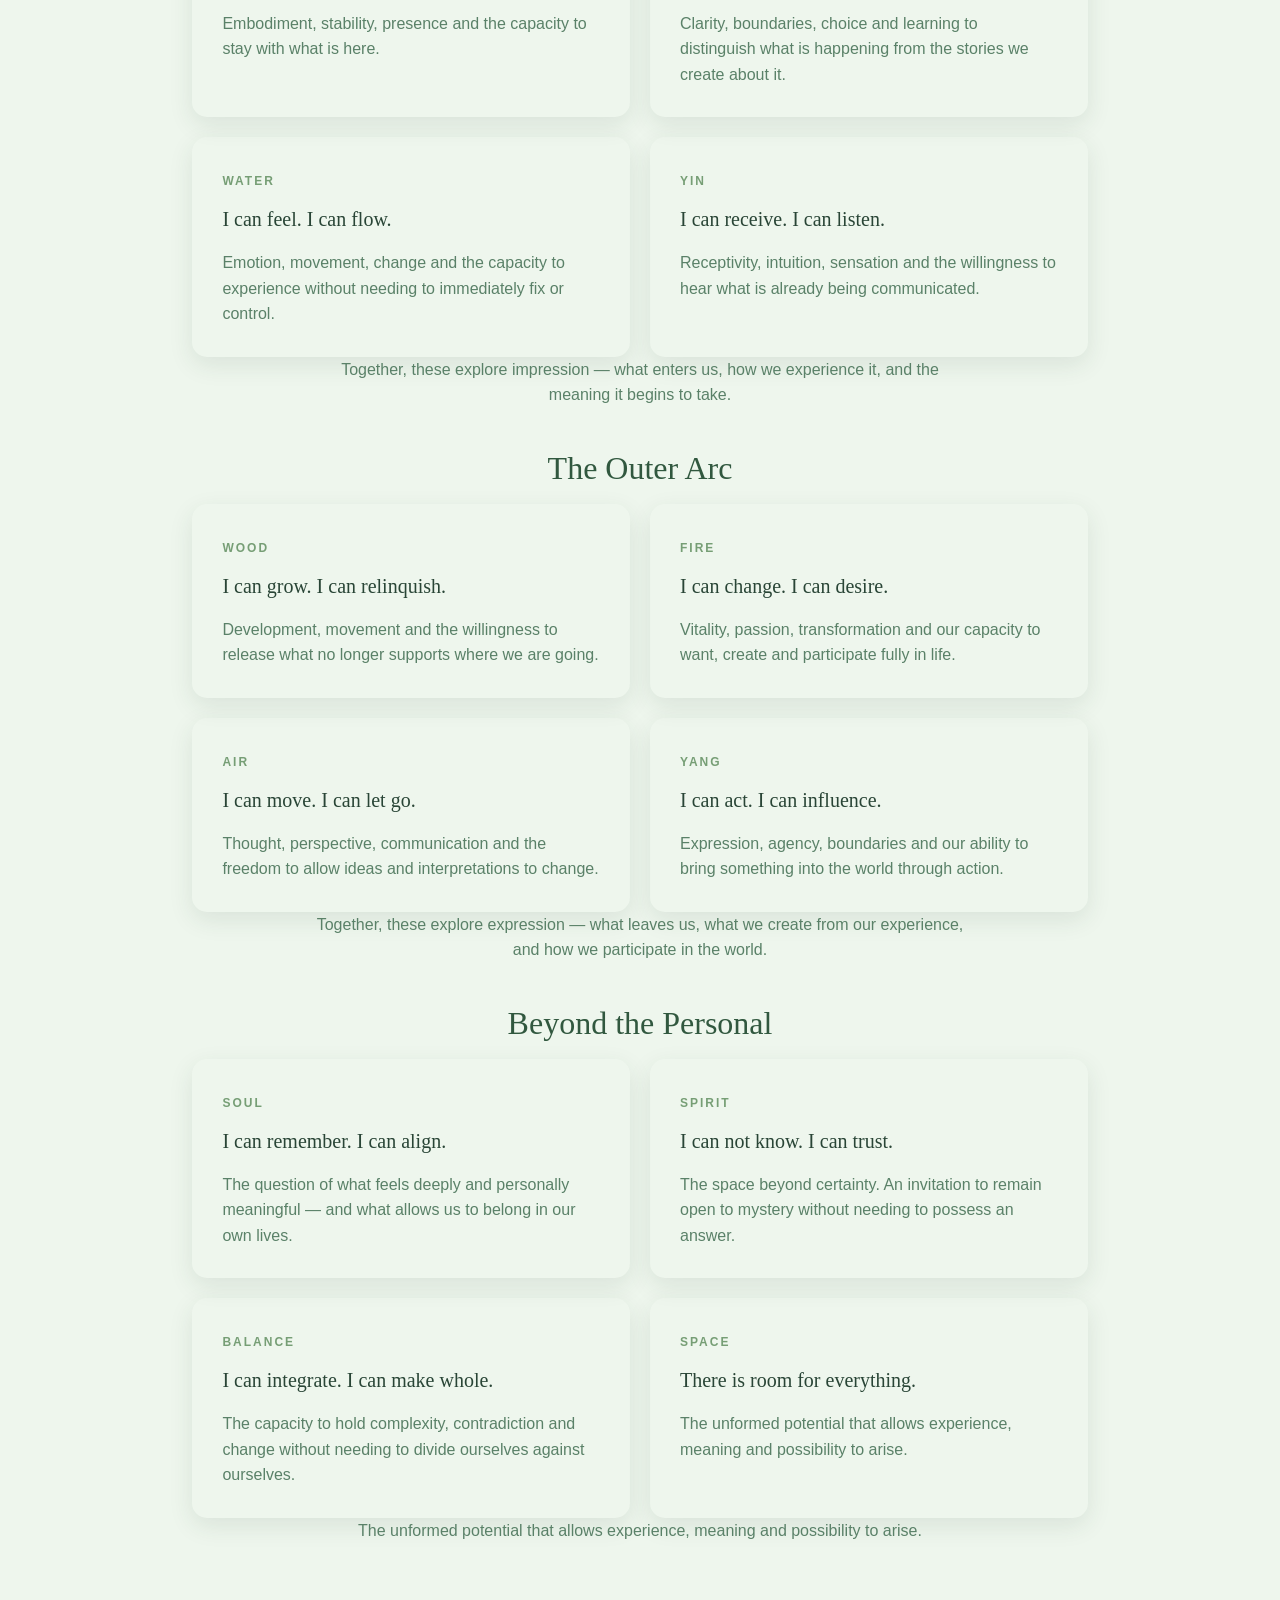
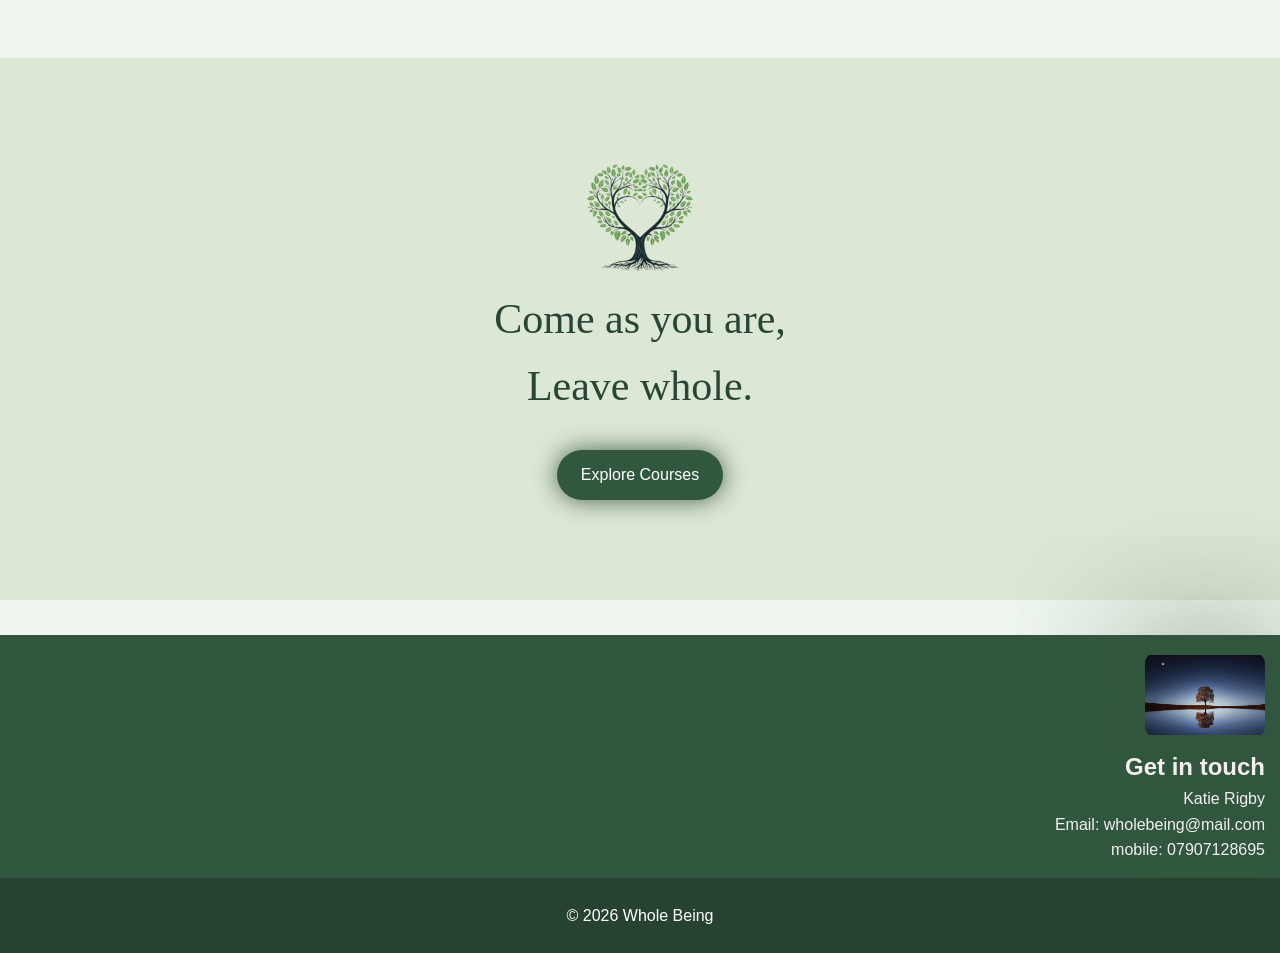
<file: Elemental.html>
<!DOCTYPE html>
<html lang="en">
<head>
    <meta charset="UTF-8">
    <meta name="viewport" content="width=device-width, initial-scale=1.0">

    <title>What Is Elemental Framework? | WHOLE BEING</title>

    <link rel="stylesheet" href="style.css">
</head>

<body>

    <!-- Navigation -->
    <header>
        <nav>

            <div class="brand">
                <img src="icon/tree.png.jpeg" alt="Whole Being icon">
                <h2>Whole Being</h2>
            </div>

            <div class="nav-links">
                <a href="index.html">Home</a>
                <a href="courses.html">Courses</a>
                <a href="Enquire.html">Contact</a>
                <a href="about.html">About</a>
            </div>

        </nav>
    </header>


    <!-- What is Whole Being -->
    <section class="what-is">

        <div class="what-is-content">

            <div class="what-is-text">

                <p class="small-title">ABOUT THE ELEMENTAL FRAMEWORK</p>

                <h1>What Is The<br>Elemental Framework?</h1>

                <h3>Twelve capacities. Infinite ways to be human.</h3>
                
                <p>
                    Whole Being uses the elements as a language
                     for exploring how we experience,
                     interpret and express our lives.
                </p>

                <p>
                    The elements aren't personality types,
                     fixed states or rules for how you should be.
                </p>

                <p>
                    They are capacities — ways of relating to yourself,
                     your experience and the world around you.
                </p>

                <a href="about.html" class="button">What Is Whole Being?</a>
            </div>


           
            <div class="what-is-image">

                <img src="img/modelWB.png.jpeg"
                     alt="Whole Being">

            </div>

        </div>

    </section>


    <!-- Elemental Framework -->
    <section class="framework-intro">

        <p class="small-title">The Shifting Quadrants</p>
        <div class="heart">
                <img src="icon/heart.png" alt="heart">

        <p>
           Each elemental capacity can also be experienced
            through Pleasure and Pain, Light and Shadow.
        </p>

        <p>
            These aren't judgements.
        </p>

        <p>
            Pain isn't failure.
        </p>

        <p>
            Pleasure isn't automatically good.
        </p>

        <p>
            Light isn't perfection.
        </p>

        <p>
            Shadow isn't badness.
        </p>

        <p>
            They are shifting dimensions of experience.
        </p>

        <p>
            Something can feel pleasurable and still be unhelpful.
        </p>

        <p>
            Something can be painful and still be deeply meaningful.
        </p>

        <p>
            We may move between quadrants within
             a single experience — sometimes without
              even noticing.
        </p>

        <p>
            The question isn't:
        </p>

        <p>
            “Which quadrant am I in?”
        </p>

        <p>
            It is:
        </p>

        <p>
            “What is happening here, and how am I
             relating to myself within it?”
        </p>

        <p>
            This is where the framework becomes practice.
        </p>

        <p>
            We notice.
        </p>

        <p>
            We listen.
        </p>

        <p>
            We discern.
        </p>

        <p>
            We respond.
        </p>

        <p>
            We learn.
        </p>

        <p>
            And then we notice again.
        </p>

        <p>
            There is no final state to arrive at.
        </p>

        <p>
            Whole Being is not about becoming someone else.
        </p>

        <p>
            It is about becoming increasingly capable of inhabiting
             your own experience of life — with greater awareness,
              choice, relationship and freedom.
        </p>

        <h3>Twelve capacities. Infinite ways to be human.</h3>
        <div class="heart">
                <img src="icon/heart.png" alt="heart">
        <h1>
            Come As You Are, Leave Whole
        </h1>

    </section>


  


    <!-- Inner Arc -->
    <section class="framework-group">
    
        <h3>The Inner Arc</h3>

        <p class="group-description">
            Twelve capacities. One whole being.
        </p>


        <div class="element-grid">

            <div class="element-card">
                <span>EARTH</span>
                <h4>I can land. I can hold.</h4>
                <p>
                    Embodiment, stability, presence and the
                     capacity to stay with what is here.
                </p>
            </div>

            <div class="element-card">
                <span>METAL</span>
                <h4>I can discern. I can decide.</h4>
                <p>
                    Clarity, boundaries, choice and learning
                     to distinguish what is happening from
                      the stories we create about it.
                </p>
            </div>

            <div class="element-card">
                <span>WATER</span>
                <h4>I can feel. I can flow.</h4>
                <p>
                    Emotion, movement, change and the
                     capacity to experience without 
                     needing to immediately fix or control.
                </p>
            </div>

            <div class="element-card">
                <span>YIN</span>
                <h4>I can receive. I can listen.</h4>
                <p>
                    Receptivity, intuition, sensation and the willingness
                     to hear what is already being communicated.
                </p>
            </div>
            
        </div>
       
        <p class="bottom-description">
            Together, these explore impression — what enters us,
             how we experience it,
              and the meaning it begins to take.
        </p>
        <h3>The Outer Arc</h3>

        <div class="element-grid">
            
            <div class="element-card">
                <span>WOOD</span>
                <h4>I can grow. I can relinquish.</h4>
                <p>
                    Development, movement and the willingness
                     to release what no longer supports
                      where we are going.
                </p>
            </div>

            <div class="element-card">
                <span>FIRE</span>
                <h4>I can change. I can desire.</h4>
                <p>
                    Vitality, passion, transformation and our capacity to want,
                     create and participate fully in life.
                </p>
            </div>

            <div class="element-card">
                <span>AIR</span>
                <h4>I can move. I can let go.</h4>
                <p>
                    Thought, perspective, communication and the freedom
                     to allow ideas and interpretations to change.
                </p>
            </div>

            <div class="element-card">
                <span>YANG</span>
                <h4>I can act. I can influence.</h4>
                <p>
                    Expression, agency, boundaries and our ability
                     to bring something into the world through action.
                </p>
            </div>
            </div>

         <p class="bottom2-description">
            Together, these explore expression — what leaves us,
             what we create from our experience,
              and how we participate in the world.
        </p>

        <h3>Beyond the Personal</h3>
        
              <div class="element-grid">
            
            <div class="element-card">
                <span>SOUL</span>
                <h4>I can remember. I can align.</h4>
                <p>
                    The question of what feels deeply
                     and personally meaningful — and what 
                     allows us to belong in our own lives.
                </p>
            </div>

            <div class="element-card">
                <span>SPIRIT</span>
                <h4>I can not know. I can trust.</h4>
                <p>
                    The space beyond certainty.
                     An invitation to remain open to mystery
                      without needing to possess an answer.
                </p>
            </div>

            <div class="element-card">
                <span>BALANCE</span>
                <h4>I can integrate. I can make whole.</h4>
                <p>
                    The capacity to hold complexity,
                     contradiction and change without 
                     needing to divide ourselves against ourselves.
                </p>
            </div>

            <div class="element-card">
                <span>SPACE</span>
                <h4>There is room for everything.</h4>
                <p>
                    The unformed potential that allows experience,
                     meaning and possibility to arise.
                </p>
            </div>
            </div>

            <p class="bottom2-description">
            The unformed potential that allows experience,
             meaning and possibility to arise.
        </p>
                    
    </section>





    <!-- Back to Home -->
    <section class="about-end">
<div class="heart">
                <img src="icon/heart.png" alt="heart">
        <h2>Come as you are,<br>Leave whole.</h2>  

        <a href="courses.html" class="button">
            Explore Courses
        </a>

    </section>

    <section id="contactinfo" class="contactinfo">
         <div class="brand2">
                <img src="icon/tree.png.jpeg" alt="icon">
        <h2>Get in touch</h2>

        <p>
            Katie Rigby
        </p>

        <p>
         Email: wholebeing@mail.com
        </p>

        <p>
         mobile: 07907128695
         </p>

    </section>

    <!-- Footer -->
    <footer>
        <p>© 2026 Whole Being</p>
    </footer>

</body>
</html>

</body>
</html>
</file>
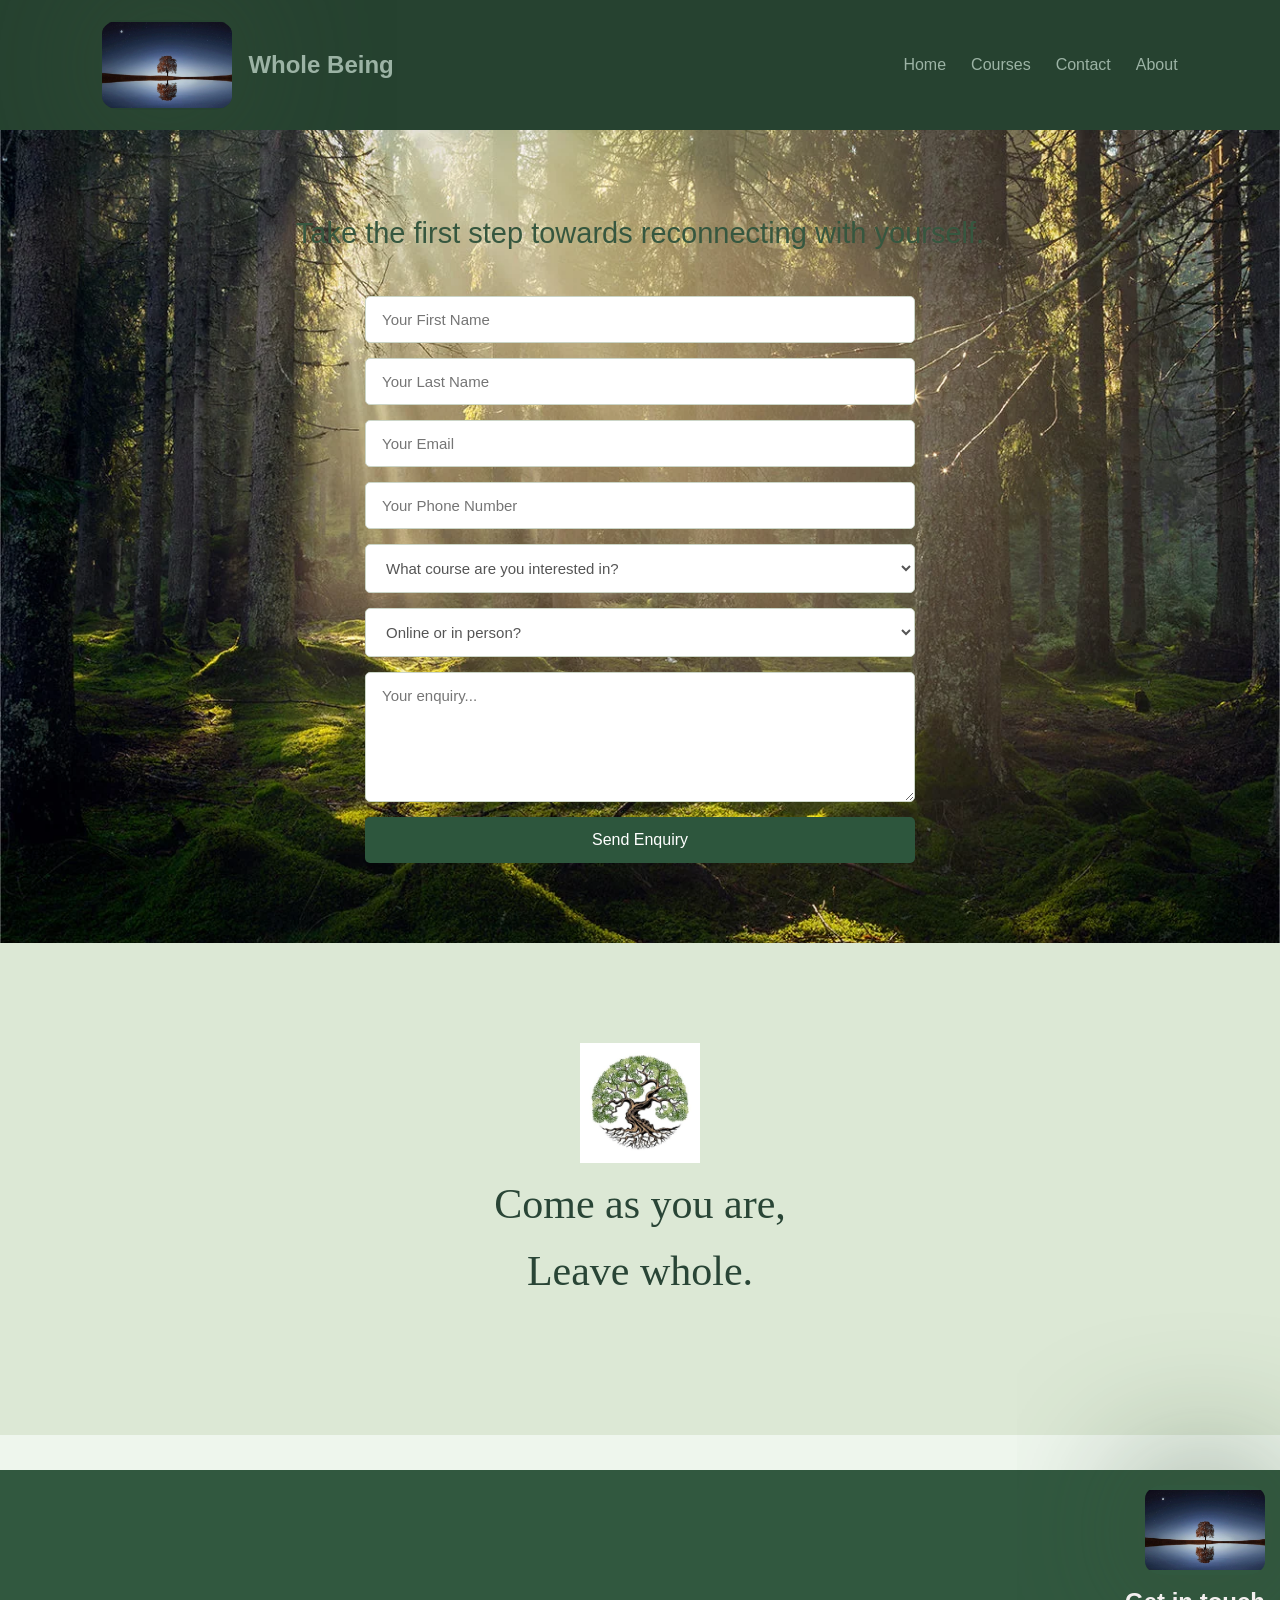
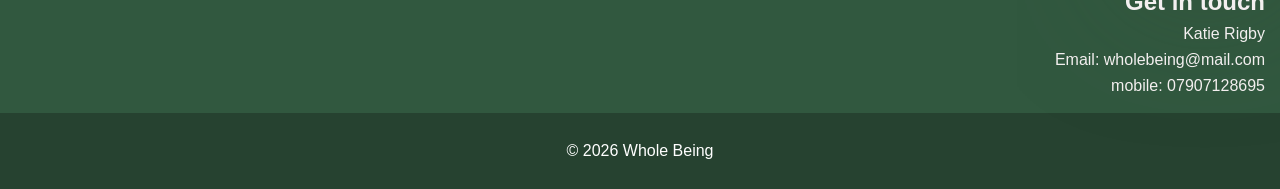
<file: Enquire.html>
<!DOCTYPE html>
<html lang="en">
<head>
    <meta charset="UTF-8">
    <meta name="viewport" content="width=device-width, initial-scale=1.0">

    <title>Enquiries | WHOLE BEING</title>
 
    <link rel="stylesheet" href="style.css">
</head>

<body>

     <!-- Navigation -->
    <header>
        <nav>
            <div class="brand">
                <img src="icon/tree.png.jpeg" alt="icon">
            <h2> Whole Being</h2>
            </div>

            <div class="nav-links">
                <a href="index.html">Home</a>
                <a href="courses.html">Courses</a>
                <a href="Enquire.html">Contact</a>
                <a href="about.html">About</a>
            </div>
        </nav>
    </header>

     <section class="Enquiries-form">

        
        <p>
            Take the first step towards reconnecting with yourself.
        </p>

<form action="https://formspree.io/f/xvkzddvg" method="POST">

    <input type="text" name="first name" placeholder="Your First Name" required>

    <input type="text" name="last name" placeholder="Your Last Name" required>

    <input type="email" name="email" placeholder="Your Email" required>

    <input type="tel" name="phone" placeholder="Your Phone Number">

    <select name="What course are you interested in?" required>
        <option value="" disabled selected>What course are you interested in?</option>
        <option value="Pause">Pause — 30 minutes £30.00</option>
        <option value="Explore">Explore — 60 minutes £50.00</option>
        <option value="Journey ">Journey — 90 minutes £70.00</option>
        <option value="Immersion">Immersion — 120 minutes £90.00</option>
        <option value="Elemental Archetype course">Elemental Archetype Course - Guided 12 Week Container - £600</option>
        <option value="Elemental Archetype course">Elemental Archetype course - self paced/lead £250.00</option>
        <option value="other">other</option>
    </select>
    
    </div>

    <div id="course2-container" class="course2-container">
        <select name="Online or in person?">
            <option value="" disabled selected>Online or in person?</option>
            <option value="online">Online</option>
            <option value="in person">In person</option>
        </select>
    
    </div>
    


    <textarea name="message" placeholder="Your enquiry..." required></textarea>

    <button type="submit">Send Enquiry</button>

</form>

  </section>

  <section class="about-end">
<div class="heart">
                <img src="icon/logo.png" alt="logo">
        <h2>Come as you are,<br>Leave whole.</h2>  


    </section>

    <section id="contactinfo" class="contactinfo">
         <div class="brand2">
                <img src="icon/tree.png.jpeg" alt="icon">
        <h2>Get in touch</h2>

        <p>
            Katie Rigby
        </p>

        <p>
         Email: wholebeing@mail.com
        </p>

        <p>
         mobile: 07907128695
         </p>

    </section>
 <footer>
        <p>© 2026 Whole Being</p>
    </footer>
</file>
<file: style.css>
/* Basic settings */

* {
    box-sizing: border-box;
    margin: 0;
    padding: 0;
}

body {
    font-family: Arial, sans-serif;
    color: #85a585;
    background-color: #eef6ed;
    line-height: 1.6;
}


/* Navigation */

header {
    background-color: #264230;
    padding: 20px 8%;
}

nav {
    display: flex;
    justify-content: space-between;
    align-items: center;
}

nav h2 {
    color: #9cb3a5;
}


.nav-links {
    display: flex;
    gap: 25px;
}

.brand {
    display: flex;
    align-items: center;
    gap: 16px;
}

.brand img {
    width: 130px;
    height: 90px;
    object-fit: contain;
    border-radius: 15%;
    box-shadow: 0 0 150px rgba(55, 82, 57, 0.945);
}

.nav-links a {
    text-decoration: none;
    color: #9cb3a5;
}


/* Hero */

.hero {
    min-height: 500px;
    display: flex;
    align-items: center;
    padding: 80px 10%;
  background-color: #dce8d5;
  gap: 5px;
}

.tree img {
    width: 95%;
    height: 5%;
    object-fit: contain;
    margin-left: 15%;
   margin-top: 5%;
   border-radius: 15%;
    box-shadow: 0 0 150px rgba(55, 82, 57, 0.945);
}

.hero h1 {
    font-family: Georgia, serif;
    font-size: 70px;
    font-weight: normal;
    color: #294536;
    margin: 7px 0;
    animation: slideIn 7.5s ease-out;
}

.hero p {
    max-width: 500px;
    margin-bottom: 15px;
    font-size: large;
    color: #4c7c62;
    animation: slideIn 5.0s ease-out;
}


/* Small headings */

.small-title {
    font-size: 27px;
    letter-spacing: 2px;
    padding: 19px 24px;
    font-weight: bold;
    animation: slideIn 10.0s ease-out;
}


/* Buttons */

.button {
    display: inline-block;
    background-color: #31583f;
    color: white;
    padding: 12px 24px;
    border-radius: 25px;
    text-decoration: none;
    box-shadow: 0 0 25px rgba(57, 83, 58, 0.904);
    gap: 10px;
}

.button:hover {
    background-color: #1f3d2b;
}


/* About */

.about {
    text-align: center;
    padding: 100px 15%;
    background-image: url("img/background.png");
    background-size: cover;
    background-position: center;
    background-repeat: no-repeat;
    box-shadow: 0 0 90px rgba(0, 0, 0, 0.3);
}

.about h2 {
     font-family: Georgia, serif;
    font-size: 40px;
    font-weight: normal;
    margin-bottom: 20px;
    color: #dfe4e1;
}
.contact h2 {
    font-family: Georgia, serif;
    font-size: 40px;
    font-weight: normal;
    margin-bottom: 20px;
    color: #dfe4e1;
    
}

.about p {
    max-width: 650px;
    margin: 0 auto 25px;
    color: #dfe4e1;
}


/* Courses */

.courses {
    text-align: center;
    padding: 80px 8%;
    background-color: #dce8d5;
}

.courses h2 {
    color: #31583f;
}

.courses p {
    color: #5a8168;
}

.course-container {
    display: flex;
    justify-content: center;
    gap: 30px;
    margin: 40px 0;
    animation: slideIn 6.5s ease-out;
    
}

.course-card {
    background-color: #ffffff;
    padding: 35px;
    width: 320px;
    border-radius: 15px;
    text-align: left;
}

.course-card h3 {
    color: #3e6e50;
    margin-bottom: 15px;
}

.course-card h4 {
    font-size: 25px;
    margin: 20px 0;
}

.see-more {
    color: #31583f;
    text-decoration: none;
    font-weight: bold;
}


/* Contact */

.contact {
    text-align: center;
    padding: 80px 10%;
    background-color: #31583f;
    color: rgb(255, 255, 255);
}

.contact h2 {
    color: white;
}

.contact p {
    margin-bottom: 25px;
    
}

.contact a {
    background-color: #769e75;
    
    width: 320px;
}

.contactinfo {
    text-align: right;
   margin-top: 35px;
    padding: 15px;
    background-color: #31583f;
    color: rgb(243, 239, 239);
}

.brand2 img {
    text-align: right;
    width: 120px;
    height: 90px;
    object-fit: contain;
    border-radius: 15%;
    box-shadow: 0 0 150px rgba(55, 82, 57, 0.945);

}

.heart img {
    text-align: right;
    width: 180px;
    height: 120px;
    object-fit: contain;

}
/* Footer */


footer {
    text-align: center;
    padding: 25px;
    background-color: #264230;
    color: white;
}

/* Courses Page */

.courses-page-header {
    text-align: center;
    padding: 90px 10%;
    background-color: #dce8d5;
}

.courses-page-header h1 {
    font-family: Georgia, serif;
    font-size: 55px;
    font-weight: normal;
    color: #294536;
    margin: 10px 0 20px;
}

.courses-page-header p:not(.small-title) {
    max-width: 600px;
    margin: 0 auto;
    color: #4c7c62;
    font-size: 18px;
}

.all-courses {
     background-image: url("img/forestbg.png.jpg");
    background-size: cover;
    background-position: center;
    background-repeat: no-repeat;
    padding: 25px;
    box-shadow: 0 0 1000px rgba(0, 0, 0, 0.3);
}

.all-courses h2 {
    font-family: Georgia, serif;
    font-size: 40px;
    font-weight: normal;
    color: #b5cebe;
    margin-top: 10px;
}

.all-courses .course-container {
    display: grid;
    grid-template-columns: repeat(2, 320px);
    justify-content: center;
    gap: 30px;
    margin-top: 40px;
}

.all-courses .course-card {
    width: 320px;
    min-height: 280px;
    box-shadow: 0 8px 25px rgba(38, 66, 48, 0.12);
    transition: transform 0.3s ease, box-shadow 0.3s ease;
}

.all-courses .course-card:hover {
    transform: translateY(-8px);
    box-shadow: 0 15px 30px rgba(38, 66, 48, 0.2);
}

.courses .brand2 img {
text-align: right;
    width: 120px;
    height: 90px;
    object-fit: contain;
}

/* About Me Page */

.about-page {
    background-color: #eef6ed;
    padding: 100px 10%;
}

.about-content {
    max-width: 1100px;
    margin: auto;
    display: flex;
    align-items: center;
    justify-content: space-between;
    gap: 80px;
}

.about-text {
    flex: 1;
}

.about-text h1 {
    font-family: Georgia, serif;
    font-size: 55px;
    font-weight: normal;
    color: #294536;
    margin: 10px 0 25px;
}

.about-text p:not(.small-title) {
    color: #4c7c62;
    margin-bottom: 20px;
    font-size: 17px;
}



.about-text .button {
    margin-top: 15px;
}


/* About Image */

.about-image {
    flex: 1;
    display: flex;
    justify-content: center;
}

.image-placeholder {
    width: 350px;
    height: 420px;
    background-color: #dce8d5;
    border-radius: 180px 180px 20px 20px;
    display: flex;
    align-items: center;
    justify-content: center;
    color: #5a8168;
}


/* Approach Section */

.about-approach {
    text-align: center;
    padding: 90px 15%;
    background-color: #dce8d5;
}

.about-approach h2 {
    font-family: Georgia, serif;
    font-size: 40px;
    font-weight: normal;
    color: #294536;
    margin: 10px 0 20px;
}

.about-approach p:not(.small-title) {
    max-width: 650px;
    margin: auto;
    color: #4c7c62;
}


.what-is {
    background-color: #eef6ed;
    padding: 100px 10%;
}

.what-is-content {
    max-width: 1900px;
    margin: auto;

    display: flex;
    align-items: center;
    justify-content: space-between;

    gap: 80px;
}

.what-is-text {
    flex: 1;
}

.what-is-text h1 {
    font-family: Georgia, serif;
    font-size: 65px;
    font-weight: normal;
    line-height: 1.1;

    margin: 0 auto 14px;
    
    color: #426854;
}

.what-is-text p:not(.small-title) {
    max-width: 750px;

    color: #294536;

    font-size: 20px;

    margin-bottom: 20px;
}


/* Picture */

.what-is-image {
    flex: 1;

    display: flex;
    justify-content: center;
}

.what-is-image img {
    width: 550px;
    height: 580px;

    object-fit: cover;

    border-radius: 150px 150px 25px 25px;

    box-shadow: 0 15px 40px rgba(13, 14, 13, 0.952);
    margin-left: 10%;
   
}


/* Framework Introduction */

.framework-intro {
    text-align: center;

    padding: 90px 15%;

    background-color: #dce8d5;
}


.framework-intro h2 {
    font-family: Georgia, serif;
    font-size: 42px;
    font-weight: normal;

    color: #294536;

    margin: 10px 0 25px;
}

.framework-intro p:not(.small-title) {
    max-width: 700px;

    margin: 0 auto 14px;
    
    color: #426854;
    font-size: 20px;
}


/* Framework Title */

.framework-title {
    text-align: center;

    padding: 90px 10% 50px;

    background-color: #eef6ed;
}

.framework-title h2 {
    font-family: Georgia, serif;

    font-size: 48px;
    font-weight: normal;

    line-height: 1.2;

    color: #294536;

    margin-top: 10px;
}


/* Framework Groups */

.framework-group {
    max-width: 1100px;

    margin: auto;

    padding: 40px 8% 80px;

    background-color: #eef6ed;
}



.framework-group h3 {
    text-align: center;

    font-family: Georgia, serif;

    font-size: 32px;
    font-weight: normal;

    color: #31583f;

    margin-bottom: 10px;
}

.group-description {
    text-align: center;

    max-width: 650px;

    margin: 0 auto 35px;

    color: #5a8168;
}

.framework-group h1 {
    text-align: center;

    font-family: Georgia, serif;

    font-size: 32px;
    font-weight: normal;

    color: #31583f;

    margin-bottom: 10px;
}


.bottom-description {
    text-align: center;

    max-width: 650px;

    margin: 0 auto 35px;

    color: #5a8168;
}

.bottom2-description {
    text-align: center;

    max-width: 650px;

    margin: 0 auto 35px;

    color: #5a8168;
}


/* Element Cards */

.element-grid {
    display: grid;

    grid-template-columns: repeat(2, 1fr);
    
    gap: 20px;
    
}

.element-card {
    

    padding: 30px;

    border-radius: 15px;

    box-shadow: 0 8px 25px rgba(38, 66, 48, 0.10);

    transition: transform 0.3s ease,
                box-shadow 0.3s ease;
}

.element-card:hover {
    transform: translateY(-6px);

    box-shadow: 0 14px 30px rgba(38, 66, 48, 0.18);
}

.element-card span {
    font-size: 12px;

    letter-spacing: 2px;

    font-weight: bold;

    color: #769e75;
}

.element-card h4 {
    font-family: Georgia, serif;

    font-size: 20px;
    font-weight: normal;

    color: #294536;

    margin: 10px 0 15px;
}

.element-card p {
    color: #5a8168;
}


/* Ending */

.about-end {
    text-align: center;

    padding: 100px 10%;

    background-color: #dce8d5;
}

.about-end h2 {
    font-family: Georgia, serif;

    font-size: 42px;
    font-weight: normal;

    color: #294536;

    margin-bottom: 30px;
}




/* Form layout */

.Enquiries-form {
    background-image: url("img/natureabout.png");
    background-size: cover;
    background-position: center;
    background-repeat: no-repeat;
    padding: 80px 20px;
    text-align: center;
    min-height: 500px;
}

.Enquiries-form p {
    font-size: 29px;
    margin-bottom: 40px;
    color: #36573f;
    font-family: 'Franklin Gothic Medium', 'Arial Narrow', Arial, sans-serif;
}

/* Form layout */

.Enquiries-form form {
    width: 100%;
    max-width: 550px;
    margin: 0 auto;
    display: flex;
    flex-direction: column;
    gap: 15px;
}

/* Inputs */

.Enquiries-form input,
.Enquiries-form select,
.Enquiries-form textarea {
    width: 100%;
    box-sizing: border-box;
    padding: 14px 16px;
    border: 1px solid #cbd5c7;
    border-radius: 5px;
    background: white;
    font-family: inherit;
    font-size: 15px;
}

/* Enquiry box */

.Enquiries-form textarea {
    min-height: 130px;
    resize: vertical;
}

/* Dropdown */

.Enquiries-form select {
    color: #555;
    cursor: pointer;
}

/* Button */

.Enquiries-form button {
    padding: 14px;
    border: none;
    border-radius: 5px;
    background: #2d563d;
    color: white;
    font-size: 16px;
    cursor: pointer;
    transition: 0.3s;
}

.Enquiries-form button:hover {
    background: #234531;
}


/* Mobile */

@media (max-width: 700px) {

    .what-is-content {
        flex-direction: column;

        text-align: center;

        gap: 50px;
    }

    .what-is-text h1 {
        font-size: 45px;
    }

    .what-is-text p:not(.small-title) {
        margin-left: auto;
        margin-right: auto;
    }

    .what-is-image img {
        width: 300px;
        height: 370px;
    }

    .framework-intro h2 {
        font-size: 34px;
    }

    .framework-title h2 {
        font-size: 38px;
    }

    .element-grid {
        grid-template-columns: 1fr;
    }
}

/* Mobile */

@media (max-width: 700px) {

    .about-content {
        flex-direction: column;
        gap: 40px;
        text-align: center;
    }

    .about-text h1 {
        font-size: 42px;
    }

    .about-image {
        width: 100%;
    }

    .image-placeholder {
        width: 280px;
        height: 340px;
    }
}


@keyframes fadeUp {
    from {
        ocacity: 0;
        transform:translateY(30px);
    }
    to {
        ocacity: 1;
        transform: translateY(0);
    }
}
@keyframes slideIn {
  from {
    opacity: 0.8;
    transform: translateY(-50px);
    /* Starts 50px above */
  }

  to {
    opacity: 1;
    transform: translateY(0);
    /* Ends in normal position */
  }
}

@keyframes bounceIn {
    0% {
        opacity: 0;
        transform: scale(0.7);
    }
    60% {
        opacity: 1;
        transform:scale(1.1);
    }
    80% {
        transform: scale(0.95);
    }
    100% {
        opacity: 1;
        transform: scale(1);
    }
}

/* Mobile */

@media (max-width: 700px) {

    nav {
        flex-direction: column;
        gap: 15px;
    }

    .hero h1 {
        font-size: 42px;
    }

    .course-container {
        flex-direction: column;
        align-items: center;
    }

    .course-card {
        width: 100%;
        max-width: 350px;
    }
}
</file>
<file: WBWebsite/style.css>
/* Basic settings */

* {
    box-sizing: border-box;
    margin: 0;
    padding: 0;
}

body {
    font-family: Arial, sans-serif;
    color: #85a585;
    background-color: #eef6ed;
    line-height: 1.6;
}


/* Navigation */

header {
    background-color: #264230;
    padding: 20px 8%;
}

nav {
    display: flex;
    justify-content: space-between;
    align-items: center;
}

nav h2 {
    color: #9cb3a5;
}


.nav-links {
    display: flex;
    gap: 25px;
}

.brand {
    display: flex;
    align-items: center;
    gap: 0px;
}

.brand img {
    width: 120px;
    height: 90px;
    object-fit: contain;
}

.nav-links a {
    text-decoration: none;
    color: #9cb3a5;
}


/* Hero */

.hero {
    min-height: 500px;
    display: flex;
    align-items: center;
    padding: 80px 10%;
  background-color: #dce8d5;
}

.hero h1 {
    font-family: Georgia, serif;
    font-size: 70px;
    font-weight: normal;
    color: #294536;
    margin: 7px 0;
}

.hero p {
    max-width: 500px;
    margin-bottom: 15px;
    font-size: large;
    color: #4c7c62;
}


/* Small headings */

.small-title {
    font-size: 13px;
    letter-spacing: 2px;
    font-weight: bold;
}


/* Buttons */

.button {
    display: inline-block;
    background-color: #31583f;
    color: white;
    padding: 12px 24px;
    border-radius: 25px;
    text-decoration: none;
}

.button:hover {
    background-color: #1f3d2b;
}


/* About */

.about {
    text-align: center;
    padding: 100px 15%;
    background-image: url("img/background.png");
    background-size: cover;
    background-position: center;
    background-repeat: no-repeat;
}

.about h2,
.contact h2 {
    font-family: Georgia, serif;
    font-size: 40px;
    font-weight: normal;
    margin-bottom: 20px;
    color: #dfe4e1;
}

.about p {
    max-width: 650px;
    margin: 0 auto 25px;
    color: #dfe4e1;
}


/* Courses */

.courses {
    text-align: center;
    padding: 80px 8%;
    background-color: #dce8d5;
}

.courses h2 {
    color: #31583f;
}

.courses p {
    color: #5a8168;
}

.course-container {
    display: flex;
    justify-content: center;
    gap: 30px;
    margin: 40px 0;
}

.course-card {
    background-color: #ffffff;
    padding: 35px;
    width: 320px;
    border-radius: 15px;
    text-align: left;
}

.course-card h3 {
    color: #3e6e50;
    margin-bottom: 15px;
}

.course-card h4 {
    font-size: 25px;
    margin: 20px 0;
}

.see-more {
    color: #31583f;
    text-decoration: none;
    font-weight: bold;
}


/* Contact */

.contact {
    text-align: center;
    padding: 80px 10%;
    background-color: #31583f;
    color: rgb(255, 255, 255);
}

.contact h2 {
    color: white;
}

.contact p {
    margin-bottom: 25px;
    
}

.contact a {
    background-color: #769e75;
    padding: 35px;
    width: 320px;
}

.contactinfo {
    text-align: right;
   margin-top: 50px;
    padding: 15px 12%;
    background-color: #31583f;
    color: rgb(255, 255, 255);
}



.brand2 img {
    text-align: right;
    width: 120px;
    height: 90px;
    object-fit: contain;
}

/* Footer */


footer {
    text-align: center;
    padding: 25px;
    background-color: #264230;
    color: white;
}


/* Mobile */

@media (max-width: 700px) {

    nav {
        flex-direction: column;
        gap: 15px;
    }

    .hero h1 {
        font-size: 42px;
    }

    .course-container {
        flex-direction: column;
        align-items: center;
    }

    .course-card {
        width: 100%;
        max-width: 350px;
    }
}
</file>
